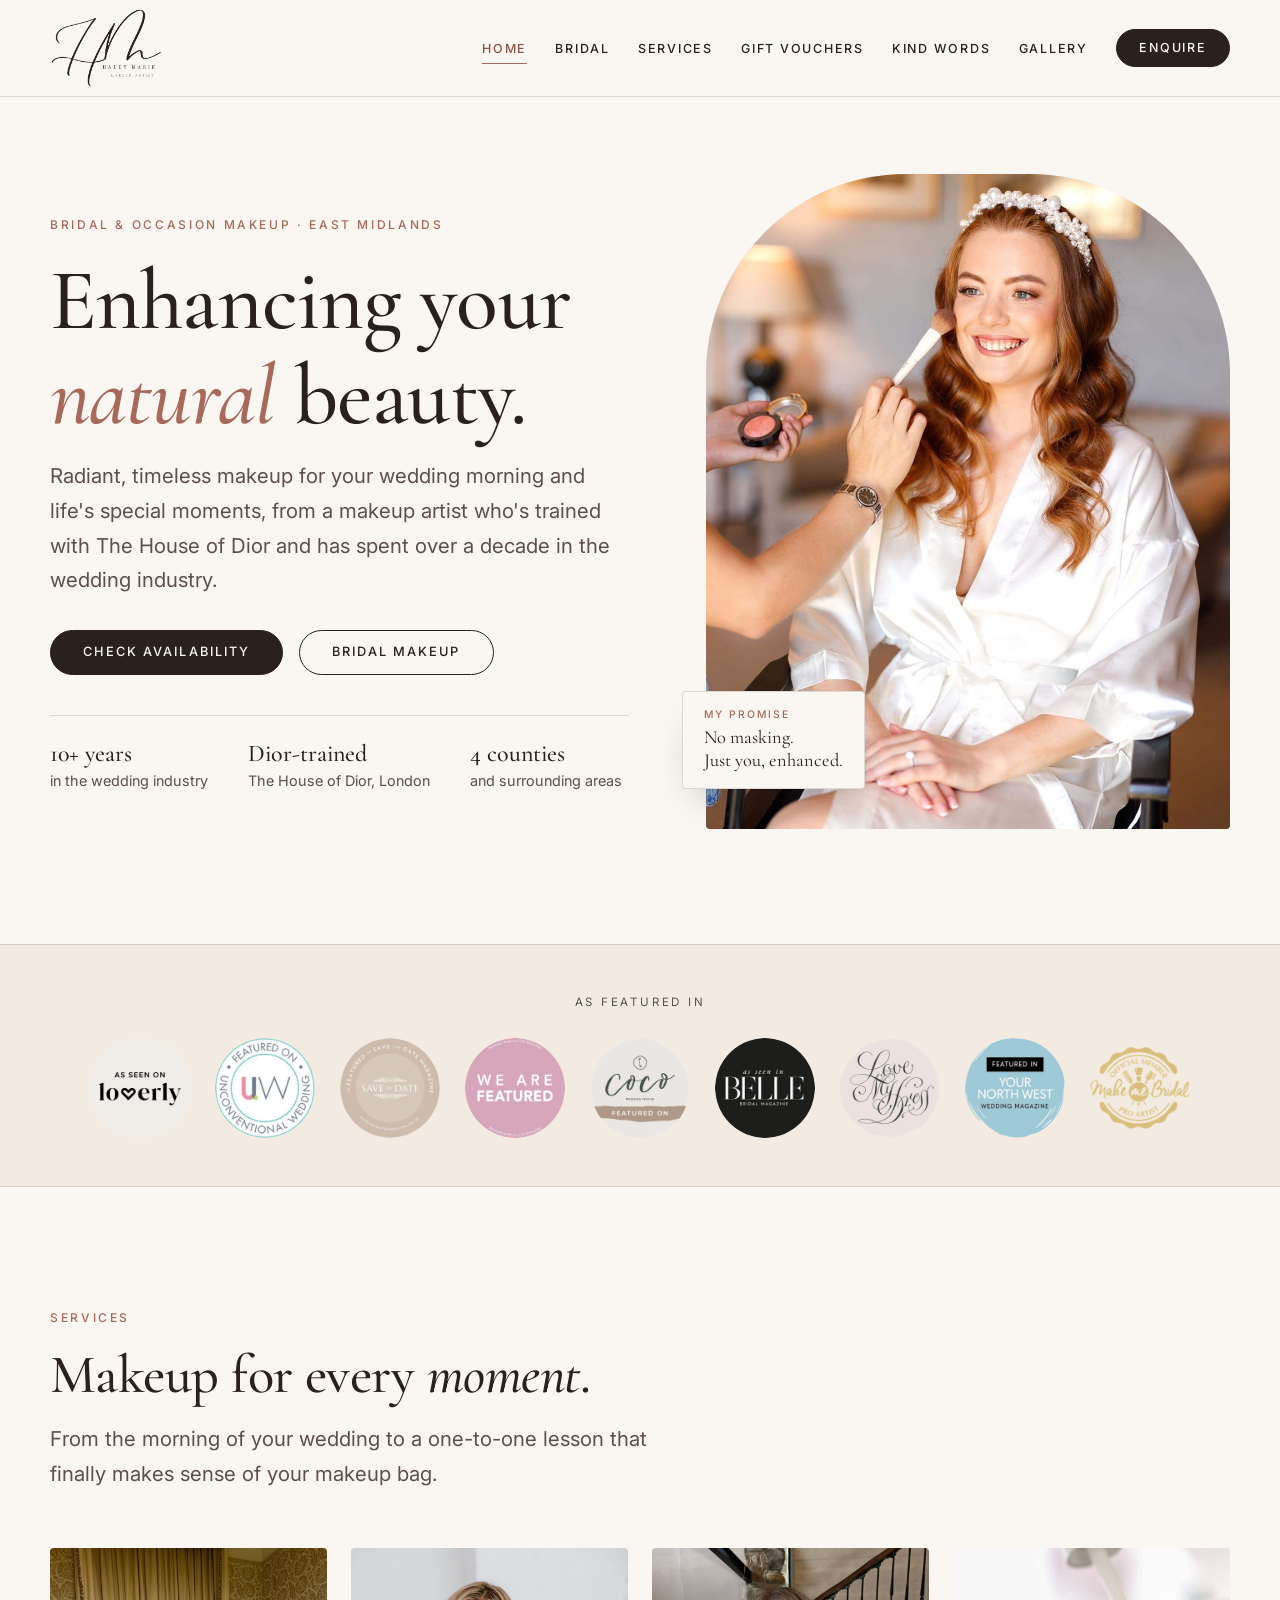
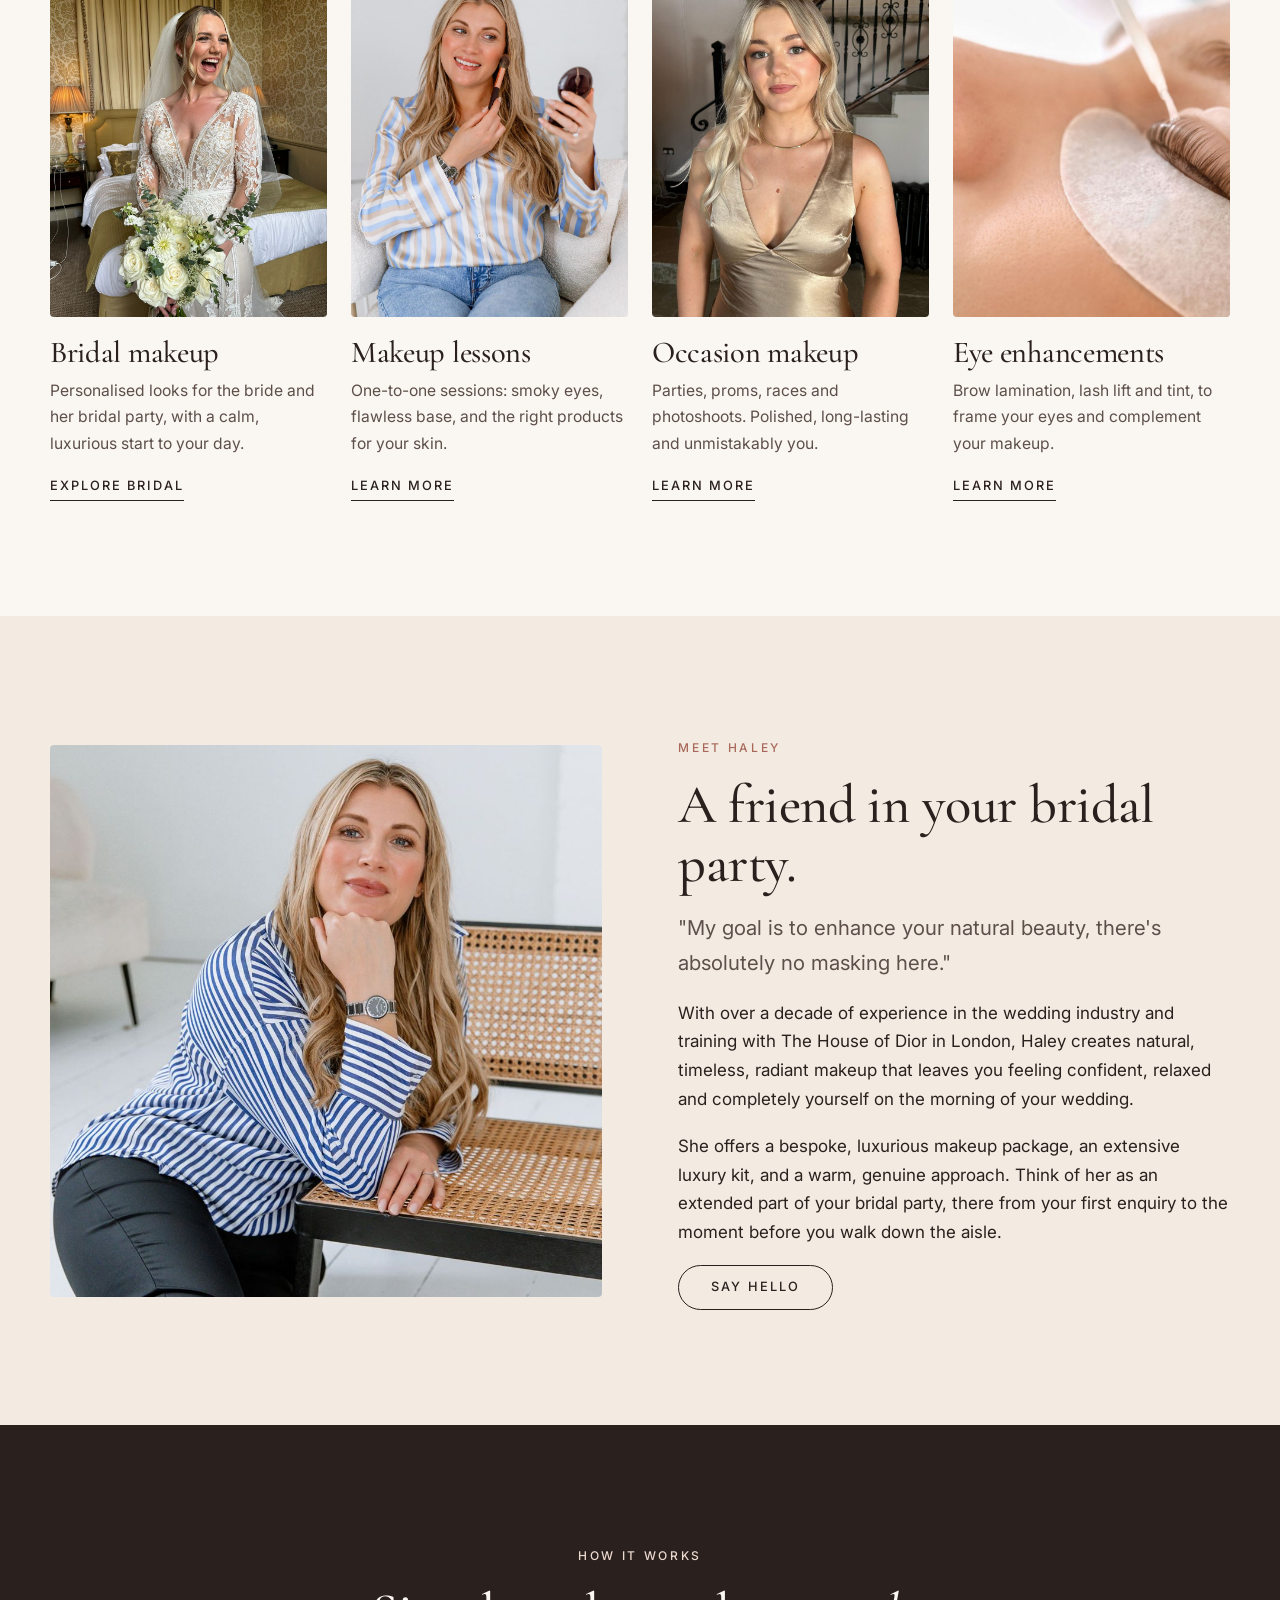
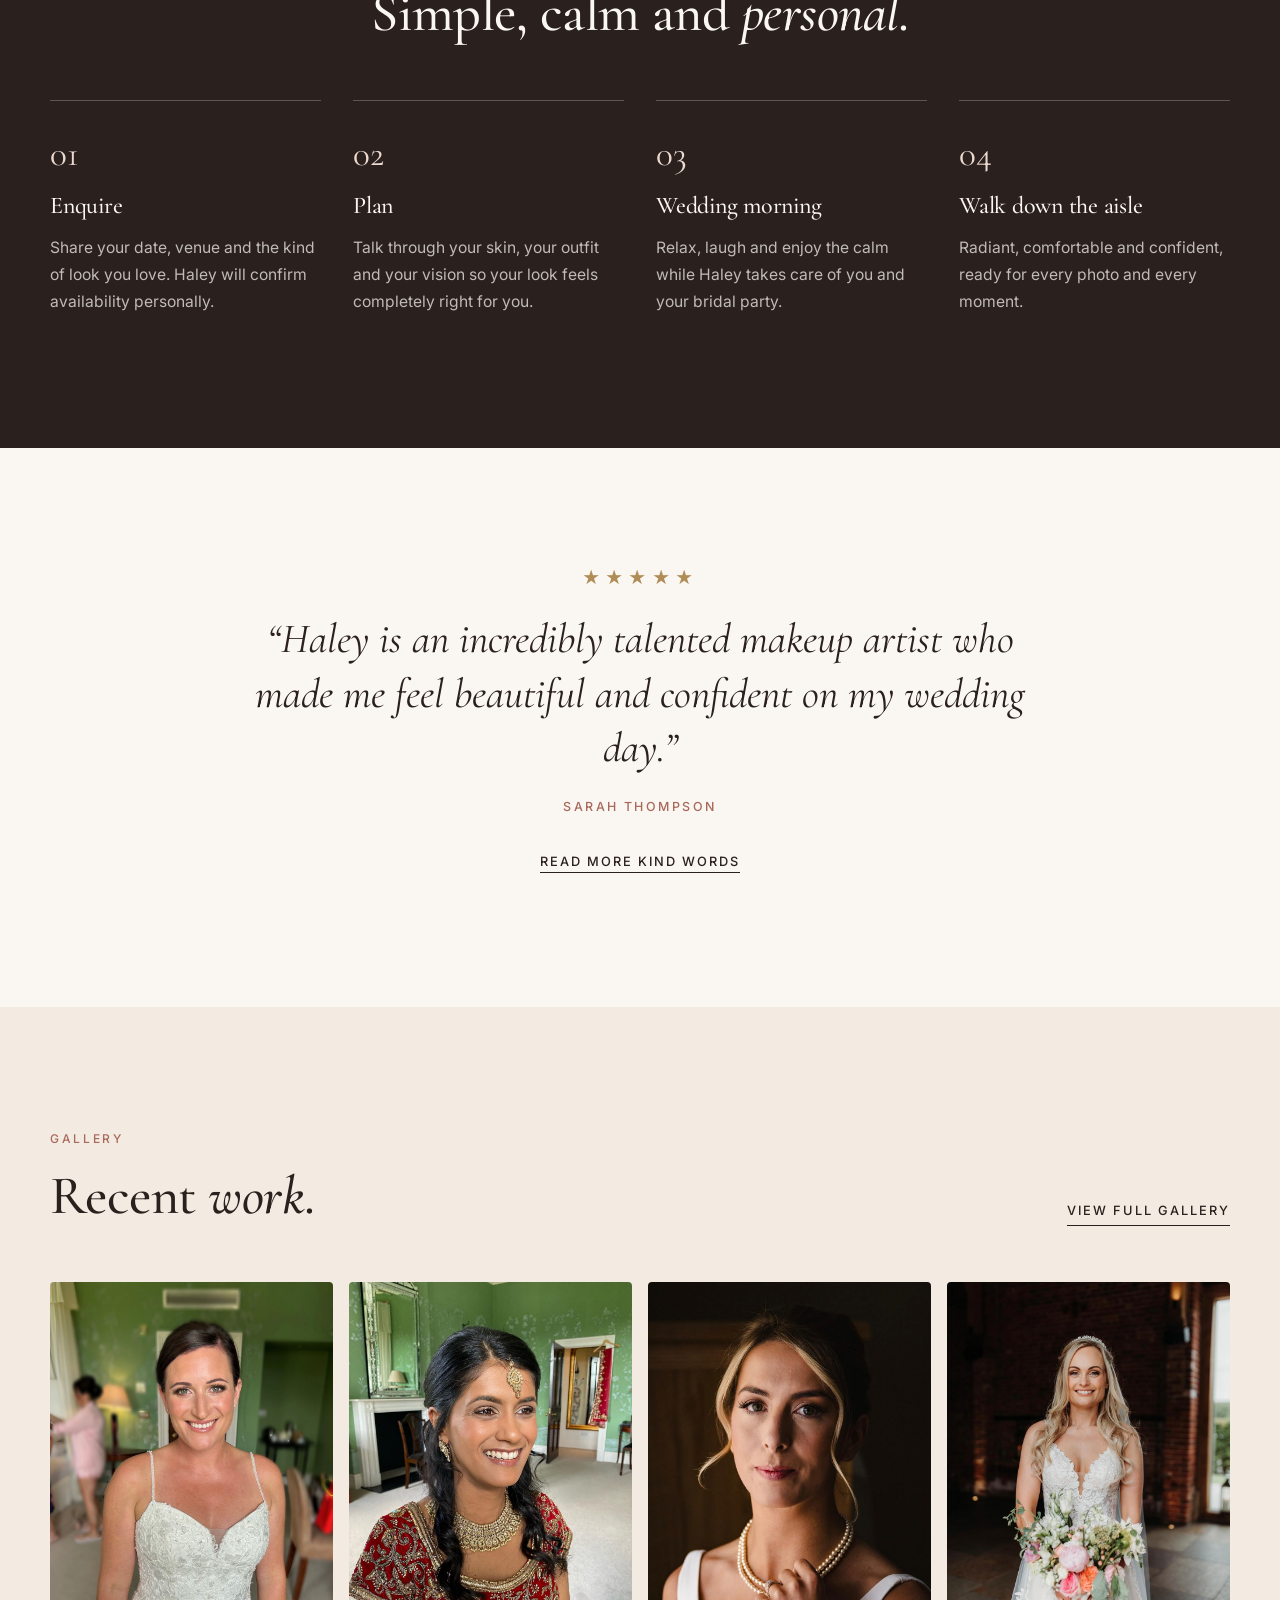
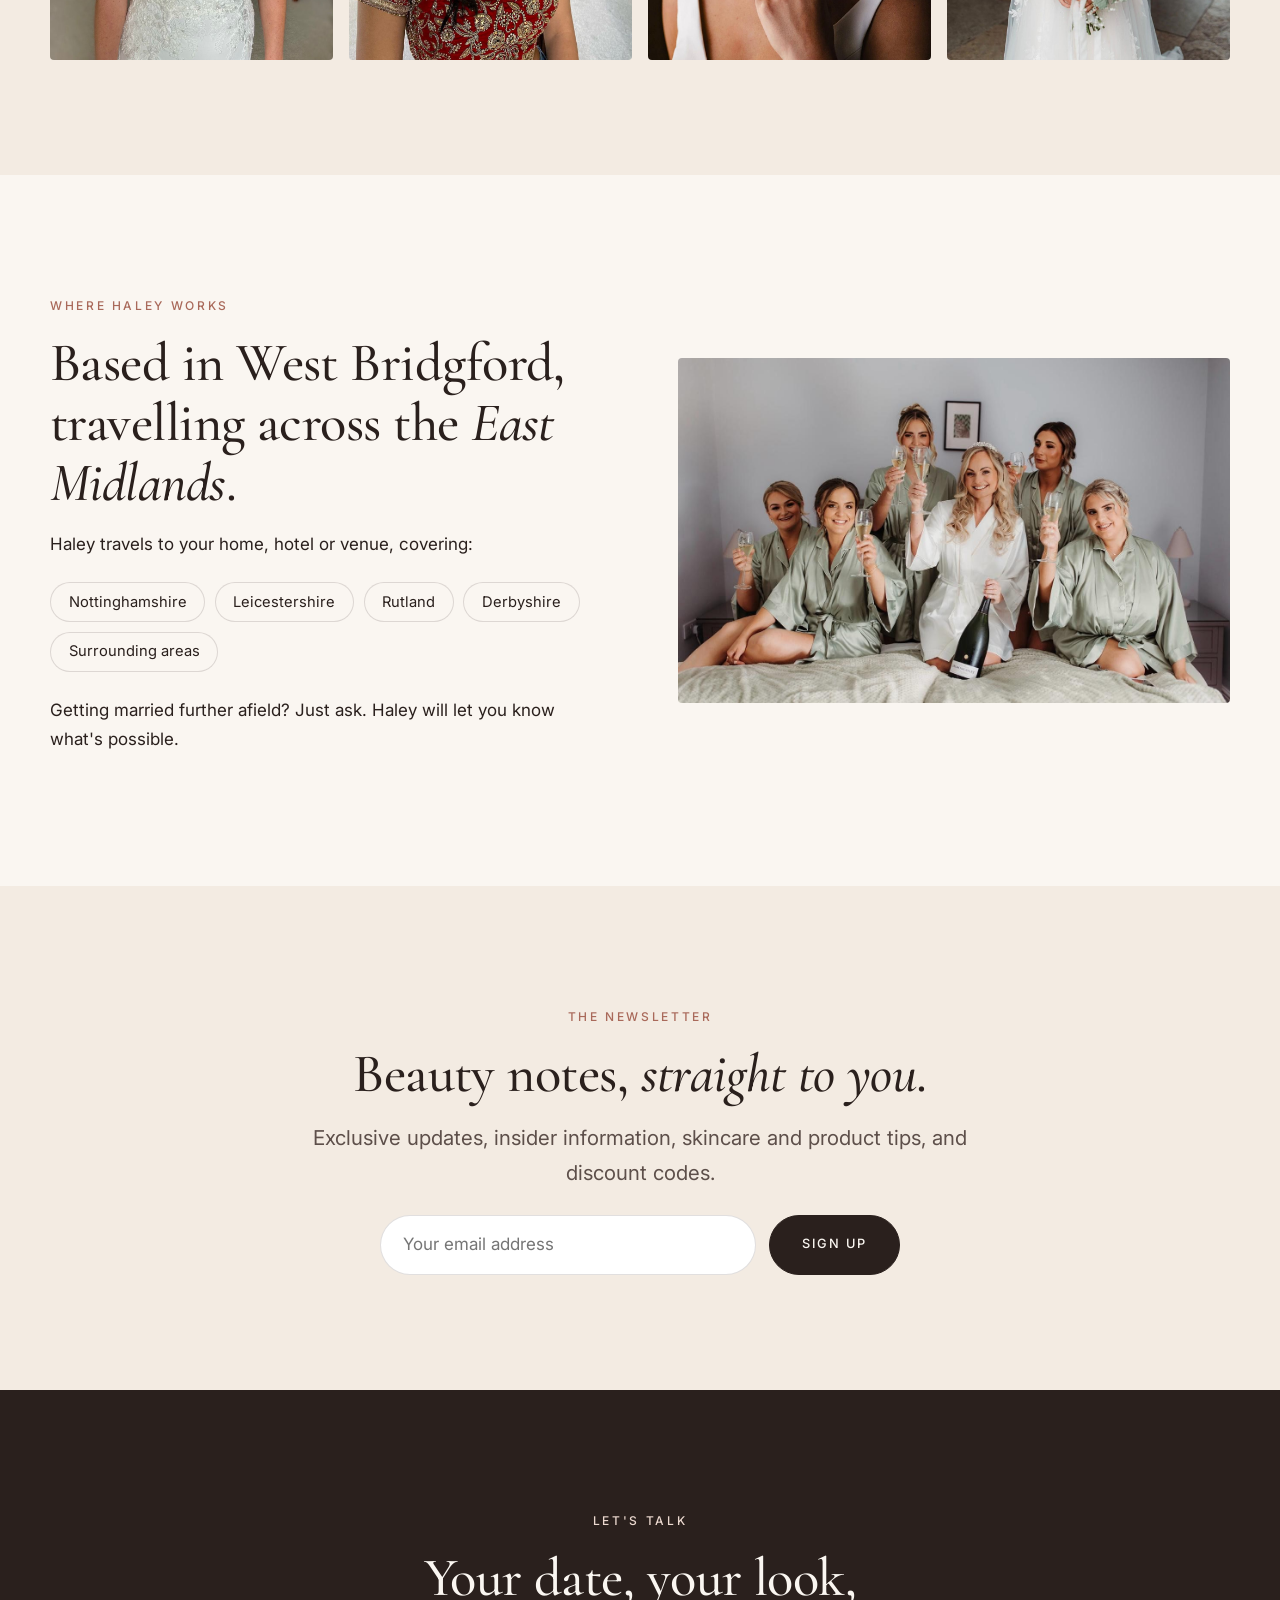
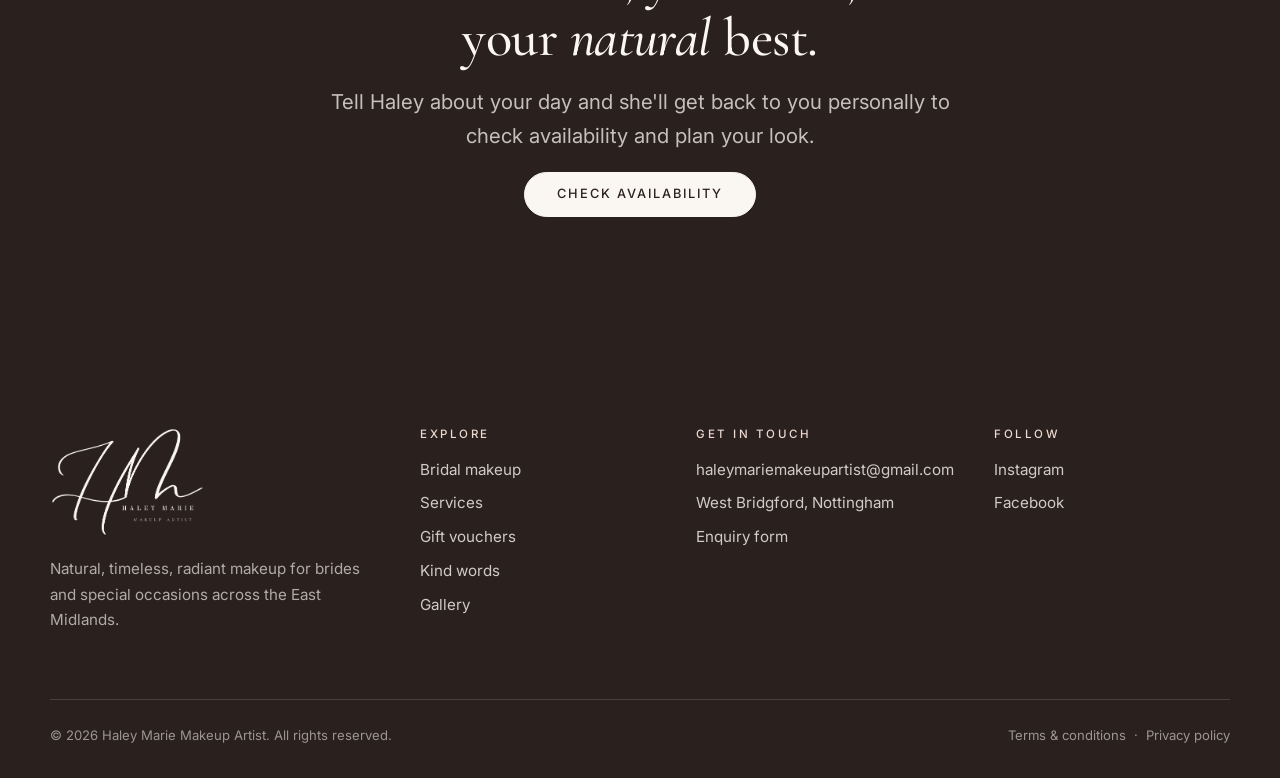
<file: index.html>
<!doctype html>
<html lang="en-GB" class="no-js">
<head>
<meta charset="utf-8">
<meta name="viewport" content="width=device-width, initial-scale=1">
<title>Haley Marie Makeup Artist | Bridal & Occasion Makeup, East Midlands</title>
<meta name="description" content="Natural, timeless bridal and occasion makeup, plus one-to-one makeup lessons, across Nottinghamshire, Leicestershire, Rutland and Derbyshire.">
<meta property="og:title" content="Haley Marie Makeup Artist | Bridal & Occasion Makeup, East Midlands">
<meta property="og:description" content="Natural, timeless bridal and occasion makeup, plus one-to-one makeup lessons, across Nottinghamshire, Leicestershire, Rutland and Derbyshire.">
<meta property="og:type" content="website">
<meta name="theme-color" content="#faf6f1">
<link rel="icon" href="images/favicon.png" type="image/png">
<link rel="preconnect" href="https://fonts.googleapis.com">
<link rel="preconnect" href="https://fonts.gstatic.com" crossorigin>
<link href="https://fonts.googleapis.com/css2?family=Cormorant+Garamond:ital,wght@0,400;0,500;0,600;1,400;1,500&family=Inter:wght@400;500&display=swap" rel="stylesheet">
<link rel="stylesheet" href="css/styles.css">
<script>document.documentElement.classList.remove('no-js')</script>
</head>
<body>
<a class="skip-link" href="#main">Skip to content</a>
<header class="site-header">
  <div class="container header-inner">
    <a class="logo" href="index.html" aria-label="Haley Marie Makeup Artist — home">
      <img src="images/logo.png" alt="Haley Marie Makeup Artist" width="395" height="280">
    </a>
    <button class="nav-toggle" aria-expanded="false" aria-controls="site-nav" aria-label="Menu"><span></span></button>
    <nav class="nav" id="site-nav" aria-label="Main">
      <ul>
          <li><a href="index.html" aria-current="page">Home</a></li>
          <li><a href="bridal.html">Bridal</a></li>
          <li><a href="services.html">Services</a></li>
          <li><a href="gift-vouchers.html">Gift Vouchers</a></li>
          <li><a href="kind-words.html">Kind Words</a></li>
          <li><a href="gallery.html">Gallery</a></li>
          <li><a class="btn" href="contact.html">Enquire</a></li>
      </ul>
    </nav>
  </div>
</header>
<main id="main">

<section class="hero">
  <div class="container hero__grid">
    <div>
      <span class="eyebrow">Bridal &amp; occasion makeup · East Midlands</span>
      <h1>Enhancing your <em>natural</em> beauty.</h1>
      <p class="lead">Radiant, timeless makeup for your wedding morning and life's special moments, from a makeup artist who's trained with The House of Dior and has spent over a decade in the wedding industry.</p>
      <div class="hero__actions">
        <a class="btn" href="contact.html">Check availability</a>
        <a class="btn btn--ghost" href="bridal.html">Bridal makeup</a>
      </div>
      <div class="hero__meta">
        <div><strong>10+ years</strong>in the wedding industry</div>
        <div><strong>Dior-trained</strong>The House of Dior, London</div>
        <div><strong>4 counties</strong>and surrounding areas</div>
      </div>
    </div>
    <div class="hero__visual">
      <div class="photo "><img src="images/bride-tiara-robe.jpg" alt="Bride in a white robe and flower tiara, smiling as her makeup is finished" width="934" height="1400" decoding="async"></div>
      <div class="hero__badge"><small>My promise</small>No masking.<br>Just you, enhanced.</div>
    </div>
  </div>
</section>

<section class="press" aria-label="As featured in">
  <div class="container">
    <p class="press__label">As featured in</p>
    <ul class="press__list">
      <li><a href="https://loverly.com/" target="_blank" rel="noopener" aria-label="Loverly (opens in a new tab)"><img src="images/press-loverly.webp" alt="Featured in Loverly" width="240" height="240" loading="lazy"></a></li>
      <li><a href="https://unconventionalwedding.co.uk/" target="_blank" rel="noopener" aria-label="Unconventional Wedding (opens in a new tab)"><img src="images/press-unconventional-wedding.webp" alt="Featured in Unconventional Wedding" width="240" height="240" loading="lazy"></a></li>
      <li><a href="https://www.savethedatemagazine.co.uk/" target="_blank" rel="noopener" aria-label="Save the Date Magazine (opens in a new tab)"><img src="images/press-save-the-date.webp" alt="Featured in Save the Date Magazine" width="240" height="240" loading="lazy"></a></li>
      <li><a href="https://bouquetandbells.com/magazine/" target="_blank" rel="noopener" aria-label="Bouquet & Bells (opens in a new tab)"><img src="images/press-bouquet-and-bells.webp" alt="Featured in Bouquet & Bells" width="240" height="240" loading="lazy"></a></li>
      <li><a href="https://cocoweddingvenues.co.uk/" target="_blank" rel="noopener" aria-label="Coco Wedding Venues (opens in a new tab)"><img src="images/press-coco-wedding-venues.webp" alt="Featured in Coco Wedding Venues" width="240" height="240" loading="lazy"></a></li>
      <li><a href="https://www.bellebridalmagazine.com/" target="_blank" rel="noopener" aria-label="Belle Bridal Magazine (opens in a new tab)"><img src="images/press-belle-bridal.webp" alt="Featured in Belle Bridal Magazine" width="240" height="240" loading="lazy"></a></li>
      <li><a href="https://www.lovemydress.net/" target="_blank" rel="noopener" aria-label="Love My Dress (opens in a new tab)"><img src="images/press-love-my-dress.webp" alt="Featured in Love My Dress" width="240" height="240" loading="lazy"></a></li>
      <li><a href="https://www.yournorthwest.wedding/" target="_blank" rel="noopener" aria-label="Your North West Wedding (opens in a new tab)"><img src="images/press-your-north-west-wedding.webp" alt="Featured in Your North West Wedding" width="240" height="240" loading="lazy"></a></li>
      <li><a href="https://makemebridal.co.uk/" target="_blank" rel="noopener" aria-label="Make Me Bridal Pro Artist (opens in a new tab)"><img src="images/press-make-me-bridal.webp" alt="Featured in Make Me Bridal Pro Artist" width="240" height="240" loading="lazy"></a></li>
    </ul>
  </div>
</section>

<section class="section">
  <div class="container">
    <div class="section-head reveal">
      <span class="eyebrow">Services</span>
      <h2>Makeup for every <em>moment</em>.</h2>
      <p class="lead">From the morning of your wedding to a one-to-one lesson that finally makes sense of your makeup bag.</p>
    </div>
    <div class="cards">
      <a class="card reveal" href="bridal.html"><div class="photo photo--tall"><img src="images/bride-laughing-bouquet.jpg" alt="Laughing bride holding a bouquet of white roses" width="1050" height="1400" loading="lazy" decoding="async"></div><h3>Bridal makeup</h3><p>Personalised looks for the bride and her bridal party, with a calm, luxurious start to your day.</p><span class="link-arrow">Explore bridal</span></a>
      <a class="card reveal" href="services.html#lessons"><div class="photo photo--tall"><img src="images/haley-compact.jpg" alt="Haley holding a blush compact, seated in a bright room" width="933" height="1400" loading="lazy" decoding="async"></div><h3>Makeup lessons</h3><p>One-to-one sessions: smoky eyes, flawless base, and the right products for your skin.</p><span class="link-arrow">Learn more</span></a>
      <a class="card reveal" href="services.html#occasion"><div class="photo photo--tall"><img src="images/guest-gold-dress.jpg" alt="Guest with soft waves wearing a gold satin dress" width="948" height="1400" loading="lazy" decoding="async"></div><h3>Occasion makeup</h3><p>Parties, proms, races and photoshoots. Polished, long-lasting and unmistakably you.</p><span class="link-arrow">Learn more</span></a>
      <a class="card reveal" href="services.html#eyes"><div class="photo photo--tall"><img src="images/lash-lift.jpg" alt="Lash lift treatment being applied" width="1400" height="933" loading="lazy" decoding="async" style="object-position:35% 50%"></div><h3>Eye enhancements</h3><p>Brow lamination, lash lift and tint, to frame your eyes and complement your makeup.</p><span class="link-arrow">Learn more</span></a>
    </div>
  </div>
</section>

<section class="section section--cream">
  <div class="container split">
    <div class="reveal"><div class="photo photo--square"><img src="images/haley-portrait.jpg" alt="Haley sitting beside her makeup brushes" width="933" height="1400" loading="lazy" decoding="async"></div></div>
    <div class="reveal">
      <span class="eyebrow">Meet Haley</span>
      <h2>A friend in your bridal party.</h2>
      <p class="lead">"My goal is to enhance your natural beauty, there's absolutely no masking here."</p>
      <p>With over a decade of experience in the wedding industry and training with The House of Dior in London, Haley creates natural, timeless, radiant makeup that leaves you feeling confident, relaxed and completely yourself on the morning of your wedding.</p>
      <p>She offers a bespoke, luxurious makeup package, an extensive luxury kit, and a warm, genuine approach. Think of her as an extended part of your bridal party, there from your first enquiry to the moment before you walk down the aisle.</p>
      <a class="btn btn--ghost" href="contact.html">Say hello</a>
    </div>
  </div>
</section>

<section class="section section--dark">
  <div class="container">
    <div class="section-head center reveal">
      <span class="eyebrow">How it works</span>
      <h2>Simple, calm and <em>personal</em>.</h2>
    </div>
    <div class="steps">
      <div class="step reveal"><h3>Enquire</h3><p>Share your date, venue and the kind of look you love. Haley will confirm availability personally.</p></div>
      <div class="step reveal"><h3>Plan</h3><p>Talk through your skin, your outfit and your vision so your look feels completely right for you.</p></div>
      <div class="step reveal"><h3>Wedding morning</h3><p>Relax, laugh and enjoy the calm while Haley takes care of you and your bridal party.</p></div>
      <div class="step reveal"><h3>Walk down the aisle</h3><p>Radiant, comfortable and confident, ready for every photo and every moment.</p></div>
    </div>
  </div>
</section>

<section class="section">
  <div class="container quote reveal">
    <div class="stars" aria-label="Five stars">★★★★★</div>
    <blockquote>“Haley is an incredibly talented makeup artist who made me feel beautiful and confident on my wedding day.”</blockquote>
    <cite>Sarah Thompson</cite>
    <p style="margin-top:2rem"><a class="link-arrow" href="kind-words.html">Read more kind words</a></p>
  </div>
</section>

<section class="section section--cream">
  <div class="container">
    <div class="section-head reveal" style="display:flex;justify-content:space-between;align-items:end;gap:1rem;flex-wrap:wrap;max-width:none">
      <div><span class="eyebrow">Gallery</span><h2 style="margin:0">Recent <em>work</em>.</h2></div>
      <a class="link-arrow" href="gallery.html">View full gallery</a>
    </div>
    <div class="gallery-teaser reveal">
      <div class="photo photo--tall"><img src="images/bride-lace-smile.jpg" alt="Smiling bride in a lace wedding dress, ready for her ceremony" width="980" height="1400" loading="lazy" decoding="async"></div><div class="photo photo--tall"><img src="images/bride-red-gold.jpg" alt="Bride in a red and gold outfit with natural, radiant makeup" width="1120" height="1400" loading="lazy" decoding="async"></div><div class="photo photo--tall"><img src="images/bride-pearls-portrait.jpg" alt="Bride wearing pearls with soft, glowing makeup" width="1001" height="1400" loading="lazy" decoding="async"></div><div class="photo photo--tall"><img src="images/bride-barn-bouquet.jpg" alt="Bride holding a pastel bouquet at a barn venue" width="970" height="1400" loading="lazy" decoding="async"></div>
    </div>
  </div>
</section>

<section class="section">
  <div class="container split">
    <div class="reveal">
      <span class="eyebrow">Where Haley works</span>
      <h2>Based in West Bridgford, travelling across the <em>East Midlands</em>.</h2>
      <p>Haley travels to your home, hotel or venue, covering:</p>
      <ul class="areas"><li>Nottinghamshire</li><li>Leicestershire</li><li>Rutland</li><li>Derbyshire</li><li>Surrounding areas</li></ul>
      <p>Getting married further afield? Just ask. Haley will let you know what's possible.</p>
    </div>
    <div class="reveal"><div class="photo photo--wide"><img src="images/bridal-party-robes.jpg" alt="Bridal party in green robes toasting with champagne" width="1284" height="847" loading="lazy" decoding="async"></div></div>
  </div>
</section>

<section class="section section--cream">
  <div class="container center reveal">
    <span class="eyebrow">The newsletter</span>
    <h2>Beauty notes, <em>straight to you</em>.</h2>
    <p class="lead" style="max-width:52ch;margin-inline:auto">Exclusive updates, insider information, skincare and product tips, and discount codes.</p>
    <form class="newsletter" data-mailto="haleymariemakeupartist@gmail.com" data-subject="Newsletter sign-up">
      <label for="nl-email" class="hp" style="position:absolute;left:-9999px">Email address</label>
      <input id="nl-email" type="email" name="Newsletter sign-up email" placeholder="Your email address" required autocomplete="email">
      <button class="btn" type="submit">Sign up</button>
    </form>
  </div>
</section>

<section class="section section--dark cta">
  <div class="container reveal">
    <span class="eyebrow">Let's talk</span>
    <h2>Your date, your look, your <em>natural</em> best.</h2>
    <p class="lead">Tell Haley about your day and she'll get back to you personally to check availability and plan your look.</p>
    <p><a class="btn btn--light" href="contact.html">Check availability</a></p>
  </div>
</section>

</main>
<footer class="site-footer">
  <div class="container">
    <div class="footer-grid">
      <div class="footer-brand">
        <a class="logo" href="index.html" aria-label="Haley Marie Makeup Artist — home"><img src="images/logo-light.png" alt="Haley Marie Makeup Artist" width="395" height="280" loading="lazy"></a>
        <p>Natural, timeless, radiant makeup for brides and special occasions across the East Midlands.</p>
      </div>
      <div>
        <h4>Explore</h4>
        <ul>
          <li><a href="bridal.html">Bridal makeup</a></li>
          <li><a href="services.html">Services</a></li>
          <li><a href="gift-vouchers.html">Gift vouchers</a></li>
          <li><a href="kind-words.html">Kind words</a></li>
          <li><a href="gallery.html">Gallery</a></li>
        </ul>
      </div>
      <div>
        <h4>Get in touch</h4>
        <ul>
          <li><a href="mailto:haleymariemakeupartist@gmail.com">haleymariemakeupartist@gmail.com</a></li>
          <li>West Bridgford, Nottingham</li>
          <li><a href="contact.html">Enquiry form</a></li>
        </ul>
      </div>
      <div>
        <h4>Follow</h4>
        <ul>
          <li><a href="https://www.instagram.com/haleymarie_mua" rel="noopener" target="_blank">Instagram</a></li>
          <li><a href="https://www.facebook.com/haleymariemua" rel="noopener" target="_blank">Facebook</a></li>
        </ul>
      </div>
    </div>
    <div class="footer-bottom">
      <span>&copy; 2026 Haley Marie Makeup Artist. All rights reserved.</span>
      <span><a href="terms.html">Terms &amp; conditions</a> &nbsp;·&nbsp; <a href="privacy.html">Privacy policy</a></span>
    </div>
  </div>
</footer>
<script src="js/main.js"></script>
</body>
</html>
</file>
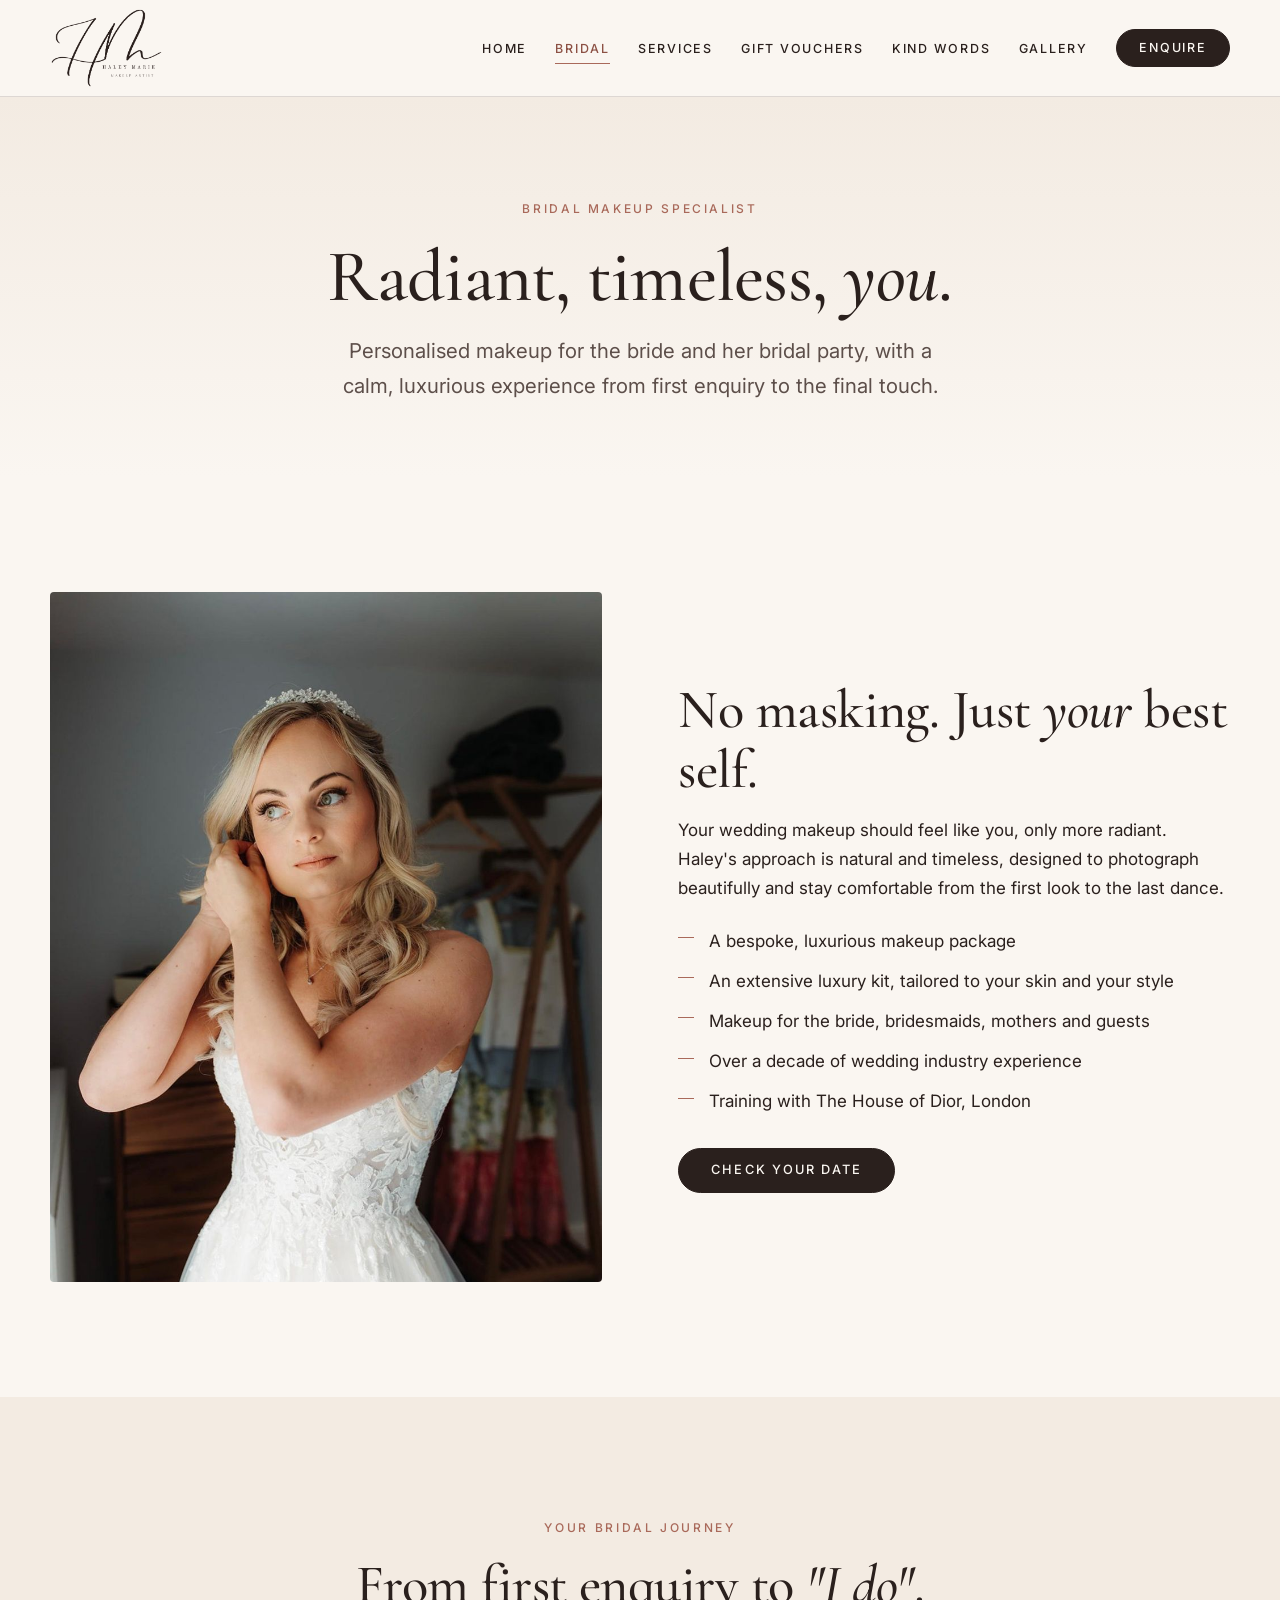
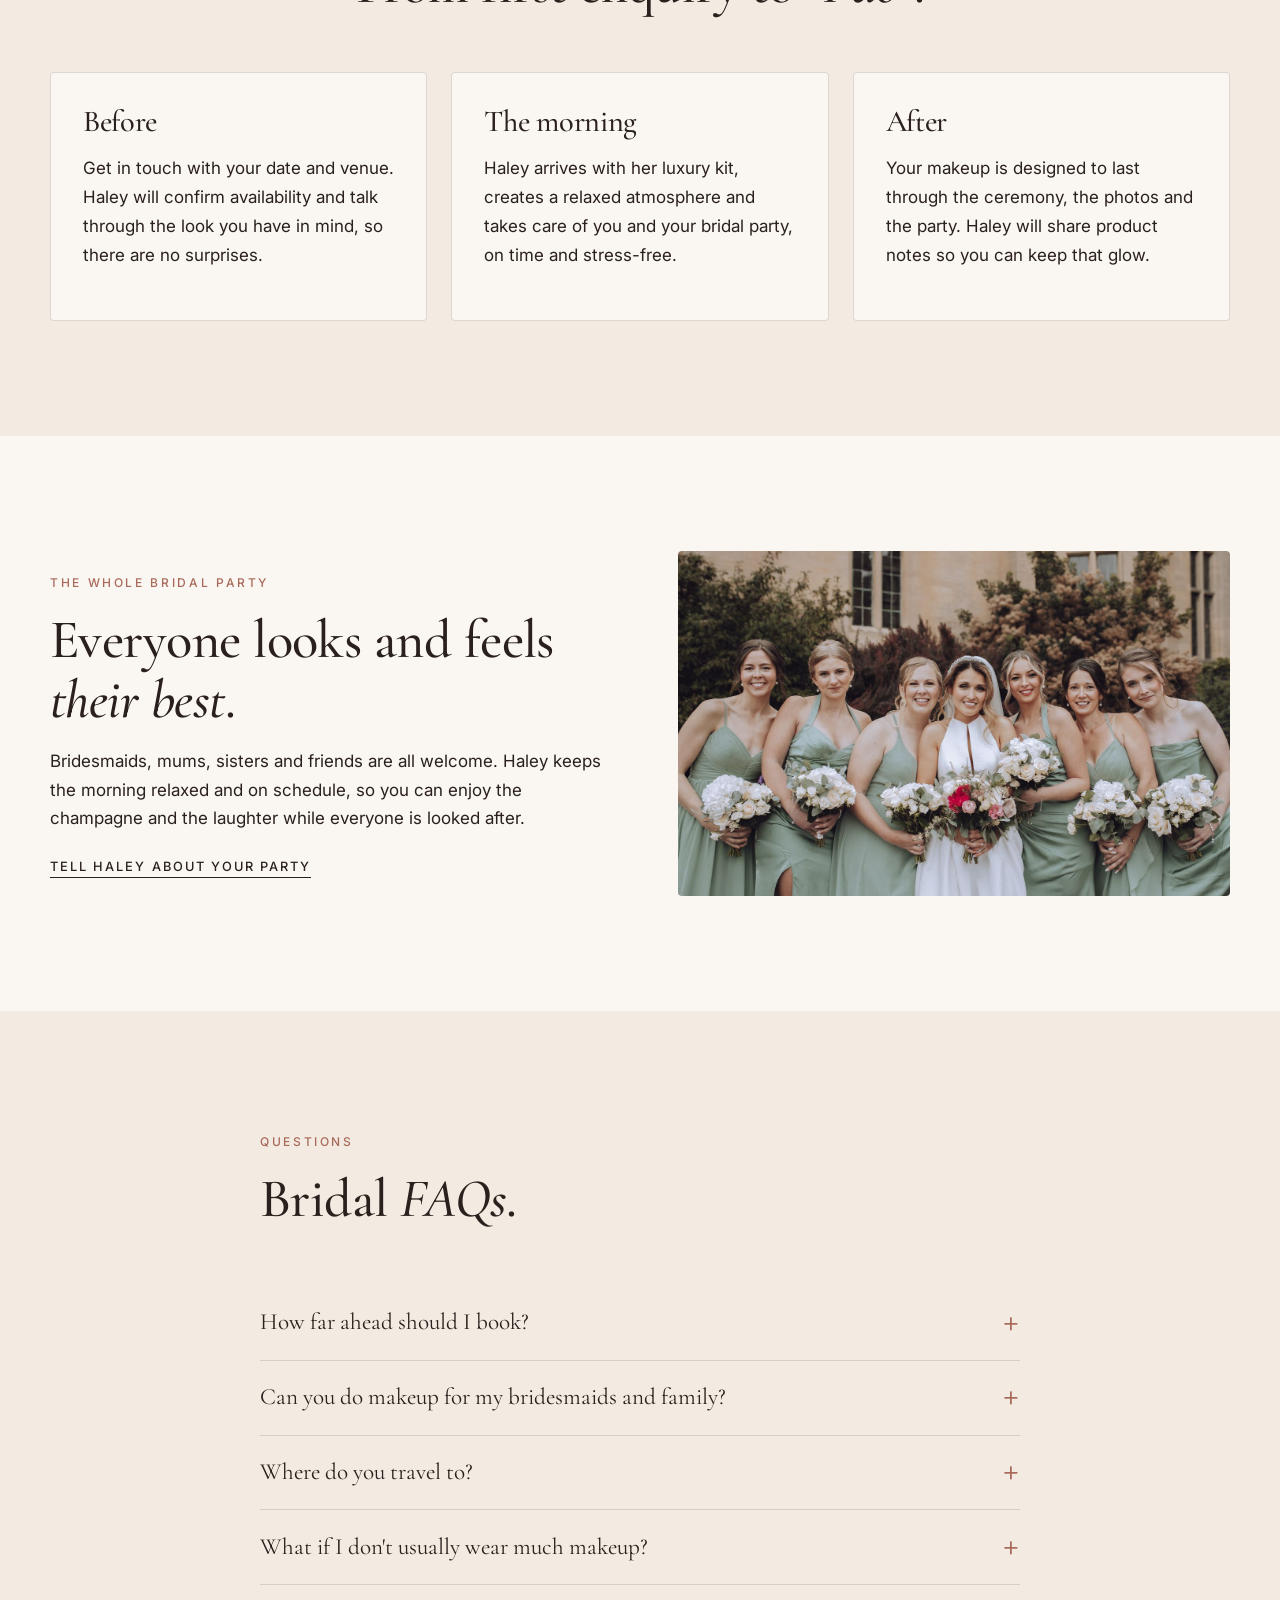
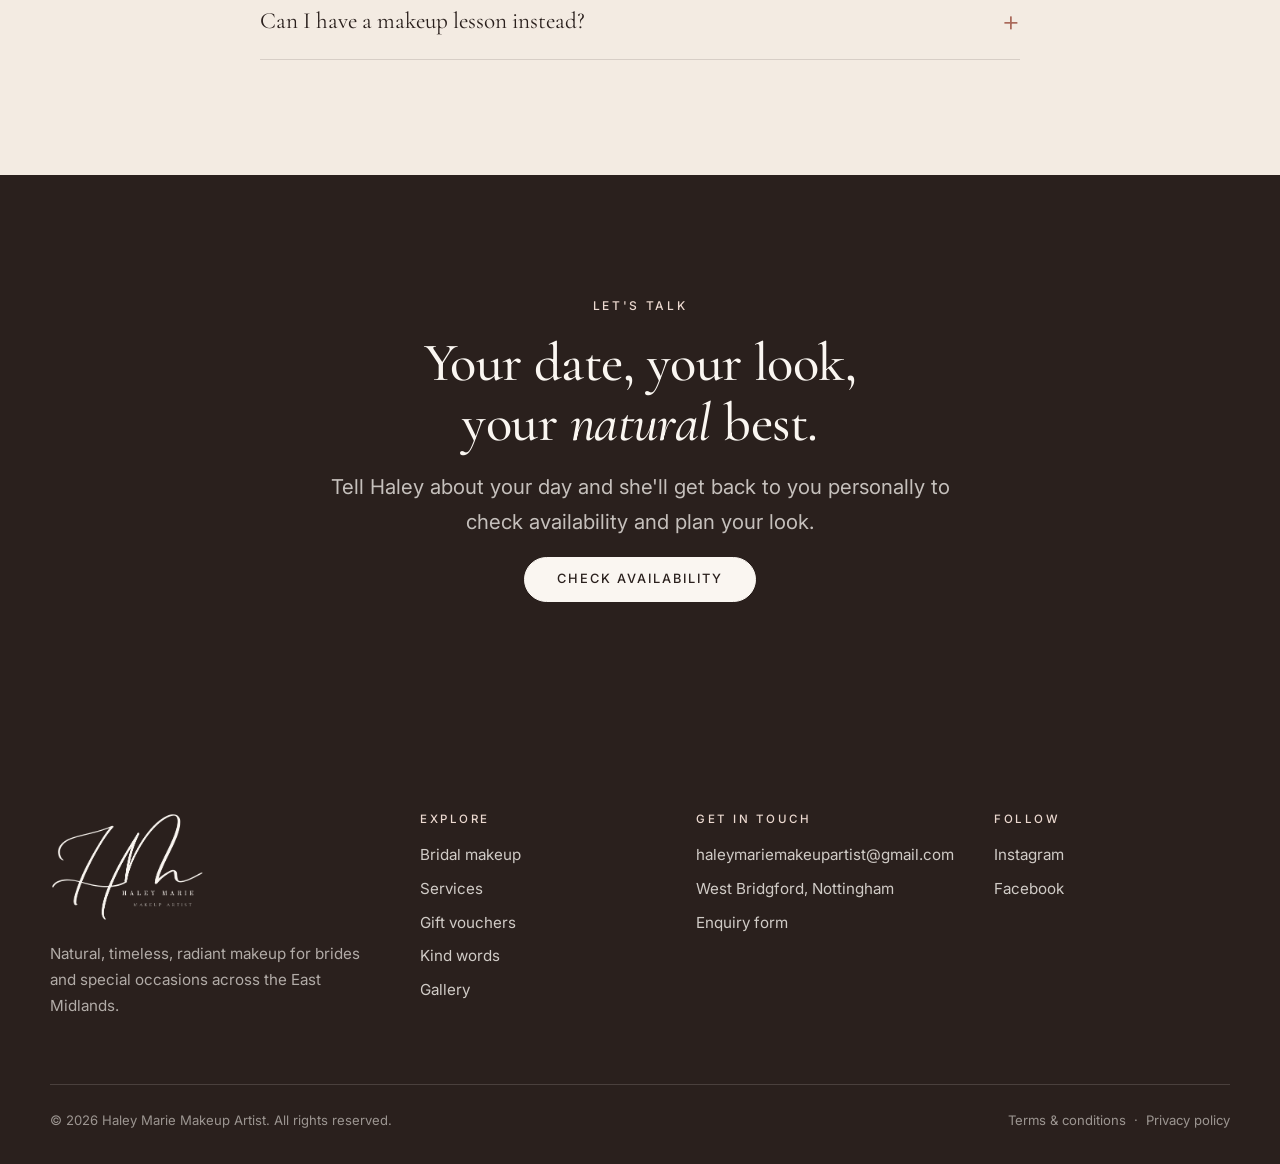
<file: bridal.html>
<!doctype html>
<html lang="en-GB" class="no-js">
<head>
<meta charset="utf-8">
<meta name="viewport" content="width=device-width, initial-scale=1">
<title>Bridal Makeup Artist, East Midlands | Haley Marie</title>
<meta name="description" content="Natural, timeless bridal makeup for the bride and bridal party across Nottinghamshire, Leicestershire, Rutland and Derbyshire.">
<meta property="og:title" content="Bridal Makeup Artist, East Midlands | Haley Marie">
<meta property="og:description" content="Natural, timeless bridal makeup for the bride and bridal party across Nottinghamshire, Leicestershire, Rutland and Derbyshire.">
<meta property="og:type" content="website">
<meta name="theme-color" content="#faf6f1">
<link rel="icon" href="images/favicon.png" type="image/png">
<link rel="preconnect" href="https://fonts.googleapis.com">
<link rel="preconnect" href="https://fonts.gstatic.com" crossorigin>
<link href="https://fonts.googleapis.com/css2?family=Cormorant+Garamond:ital,wght@0,400;0,500;0,600;1,400;1,500&family=Inter:wght@400;500&display=swap" rel="stylesheet">
<link rel="stylesheet" href="css/styles.css">
<script>document.documentElement.classList.remove('no-js')</script>
</head>
<body>
<a class="skip-link" href="#main">Skip to content</a>
<header class="site-header">
  <div class="container header-inner">
    <a class="logo" href="index.html" aria-label="Haley Marie Makeup Artist — home">
      <img src="images/logo.png" alt="Haley Marie Makeup Artist" width="395" height="280">
    </a>
    <button class="nav-toggle" aria-expanded="false" aria-controls="site-nav" aria-label="Menu"><span></span></button>
    <nav class="nav" id="site-nav" aria-label="Main">
      <ul>
          <li><a href="index.html">Home</a></li>
          <li><a href="bridal.html" aria-current="page">Bridal</a></li>
          <li><a href="services.html">Services</a></li>
          <li><a href="gift-vouchers.html">Gift Vouchers</a></li>
          <li><a href="kind-words.html">Kind Words</a></li>
          <li><a href="gallery.html">Gallery</a></li>
          <li><a class="btn" href="contact.html">Enquire</a></li>
      </ul>
    </nav>
  </div>
</header>
<main id="main">

<section class="page-hero">
  <div class="container narrow reveal">
    <span class="eyebrow">Bridal makeup specialist</span>
    <h1>Radiant, timeless, <em>you</em>.</h1>
    <p class="lead">Personalised makeup for the bride and her bridal party, with a calm, luxurious experience from first enquiry to the final touch.</p>
  </div>
</section>

<section class="section">
  <div class="container split">
    <div class="reveal"><div class="photo "><img src="images/bride-earring.jpg" alt="Bride adjusting her earring in a lace wedding dress" width="973" height="1400" loading="lazy" decoding="async"></div></div>
    <div class="reveal">
      <h2>No masking. Just <em>your</em> best self.</h2>
      <p>Your wedding makeup should feel like you, only more radiant. Haley's approach is natural and timeless, designed to photograph beautifully and stay comfortable from the first look to the last dance.</p>
      <ul class="ticks">
        <li>A bespoke, luxurious makeup package</li>
        <li>An extensive luxury kit, tailored to your skin and your style</li>
        <li>Makeup for the bride, bridesmaids, mothers and guests</li>
        <li>Over a decade of wedding industry experience</li>
        <li>Training with The House of Dior, London</li>
      </ul>
      <a class="btn" href="contact.html">Check your date</a>
    </div>
  </div>
</section>

<section class="section section--cream">
  <div class="container">
    <div class="section-head center reveal">
      <span class="eyebrow">Your bridal journey</span>
      <h2>From first enquiry to <em>"I do"</em>.</h2>
    </div>
    <div class="testimonials">
      <div class="testimonial reveal"><h3>Before</h3><p>Get in touch with your date and venue. Haley will confirm availability and talk through the look you have in mind, so there are no surprises.</p></div>
      <div class="testimonial reveal"><h3>The morning</h3><p>Haley arrives with her luxury kit, creates a relaxed atmosphere and takes care of you and your bridal party, on time and stress-free.</p></div>
      <div class="testimonial reveal"><h3>After</h3><p>Your makeup is designed to last through the ceremony, the photos and the party. Haley will share product notes so you can keep that glow.</p></div>
    </div>
  </div>
</section>

<section class="section">
  <div class="container split">
    <div class="reveal">
      <span class="eyebrow">The whole bridal party</span>
      <h2>Everyone looks and feels <em>their best</em>.</h2>
      <p>Bridesmaids, mums, sisters and friends are all welcome. Haley keeps the morning relaxed and on schedule, so you can enjoy the champagne and the laughter while everyone is looked after.</p>
      <a class="link-arrow" href="contact.html">Tell Haley about your party</a>
    </div>
    <div class="reveal"><div class="photo photo--wide"><img src="images/bridesmaids-sage.jpg" alt="Bride with her bridesmaids in sage green dresses, holding bouquets" width="1400" height="933" loading="lazy" decoding="async"></div></div>
  </div>
</section>

<section class="section section--cream">
  <div class="narrow">
    <div class="section-head reveal"><span class="eyebrow">Questions</span><h2>Bridal <em>FAQs</em>.</h2></div>
    <div class="faq reveal">
      <details><summary>How far ahead should I book?</summary><p>Wedding dates are popular, so the sooner you enquire the better. Get in touch with your date and venue and Haley will let you know if she's available.</p></details>
      <details><summary>Can you do makeup for my bridesmaids and family?</summary><p>Yes. Haley offers makeup for the whole bridal party. Let her know how many people you'd like looked after and she'll plan the morning around your schedule.</p></details>
      <details><summary>Where do you travel to?</summary><p>Haley is based in West Bridgford, Nottingham and covers Nottinghamshire, Leicestershire, Rutland, Derbyshire and surrounding areas.</p></details>
      <details><summary>What if I don't usually wear much makeup?</summary><p>That's absolutely fine. Haley's style is all about enhancing your natural beauty, never masking it. Your look will feel like you.</p></details>
      <details><summary>Can I have a makeup lesson instead?</summary><p>Of course. One-to-one lessons are available for brides who'd like to learn how to recreate a look themselves. <a href="services.html#lessons">See makeup lessons</a>.</p></details>
    </div>
  </div>
</section>

<section class="section section--dark cta">
  <div class="container reveal">
    <span class="eyebrow">Let's talk</span>
    <h2>Your date, your look, your <em>natural</em> best.</h2>
    <p class="lead">Tell Haley about your day and she'll get back to you personally to check availability and plan your look.</p>
    <p><a class="btn btn--light" href="contact.html">Check availability</a></p>
  </div>
</section>

</main>
<footer class="site-footer">
  <div class="container">
    <div class="footer-grid">
      <div class="footer-brand">
        <a class="logo" href="index.html" aria-label="Haley Marie Makeup Artist — home"><img src="images/logo-light.png" alt="Haley Marie Makeup Artist" width="395" height="280" loading="lazy"></a>
        <p>Natural, timeless, radiant makeup for brides and special occasions across the East Midlands.</p>
      </div>
      <div>
        <h4>Explore</h4>
        <ul>
          <li><a href="bridal.html">Bridal makeup</a></li>
          <li><a href="services.html">Services</a></li>
          <li><a href="gift-vouchers.html">Gift vouchers</a></li>
          <li><a href="kind-words.html">Kind words</a></li>
          <li><a href="gallery.html">Gallery</a></li>
        </ul>
      </div>
      <div>
        <h4>Get in touch</h4>
        <ul>
          <li><a href="mailto:haleymariemakeupartist@gmail.com">haleymariemakeupartist@gmail.com</a></li>
          <li>West Bridgford, Nottingham</li>
          <li><a href="contact.html">Enquiry form</a></li>
        </ul>
      </div>
      <div>
        <h4>Follow</h4>
        <ul>
          <li><a href="https://www.instagram.com/haleymarie_mua" rel="noopener" target="_blank">Instagram</a></li>
          <li><a href="https://www.facebook.com/haleymariemua" rel="noopener" target="_blank">Facebook</a></li>
        </ul>
      </div>
    </div>
    <div class="footer-bottom">
      <span>&copy; 2026 Haley Marie Makeup Artist. All rights reserved.</span>
      <span><a href="terms.html">Terms &amp; conditions</a> &nbsp;·&nbsp; <a href="privacy.html">Privacy policy</a></span>
    </div>
  </div>
</footer>
<script src="js/main.js"></script>
</body>
</html>
</file>
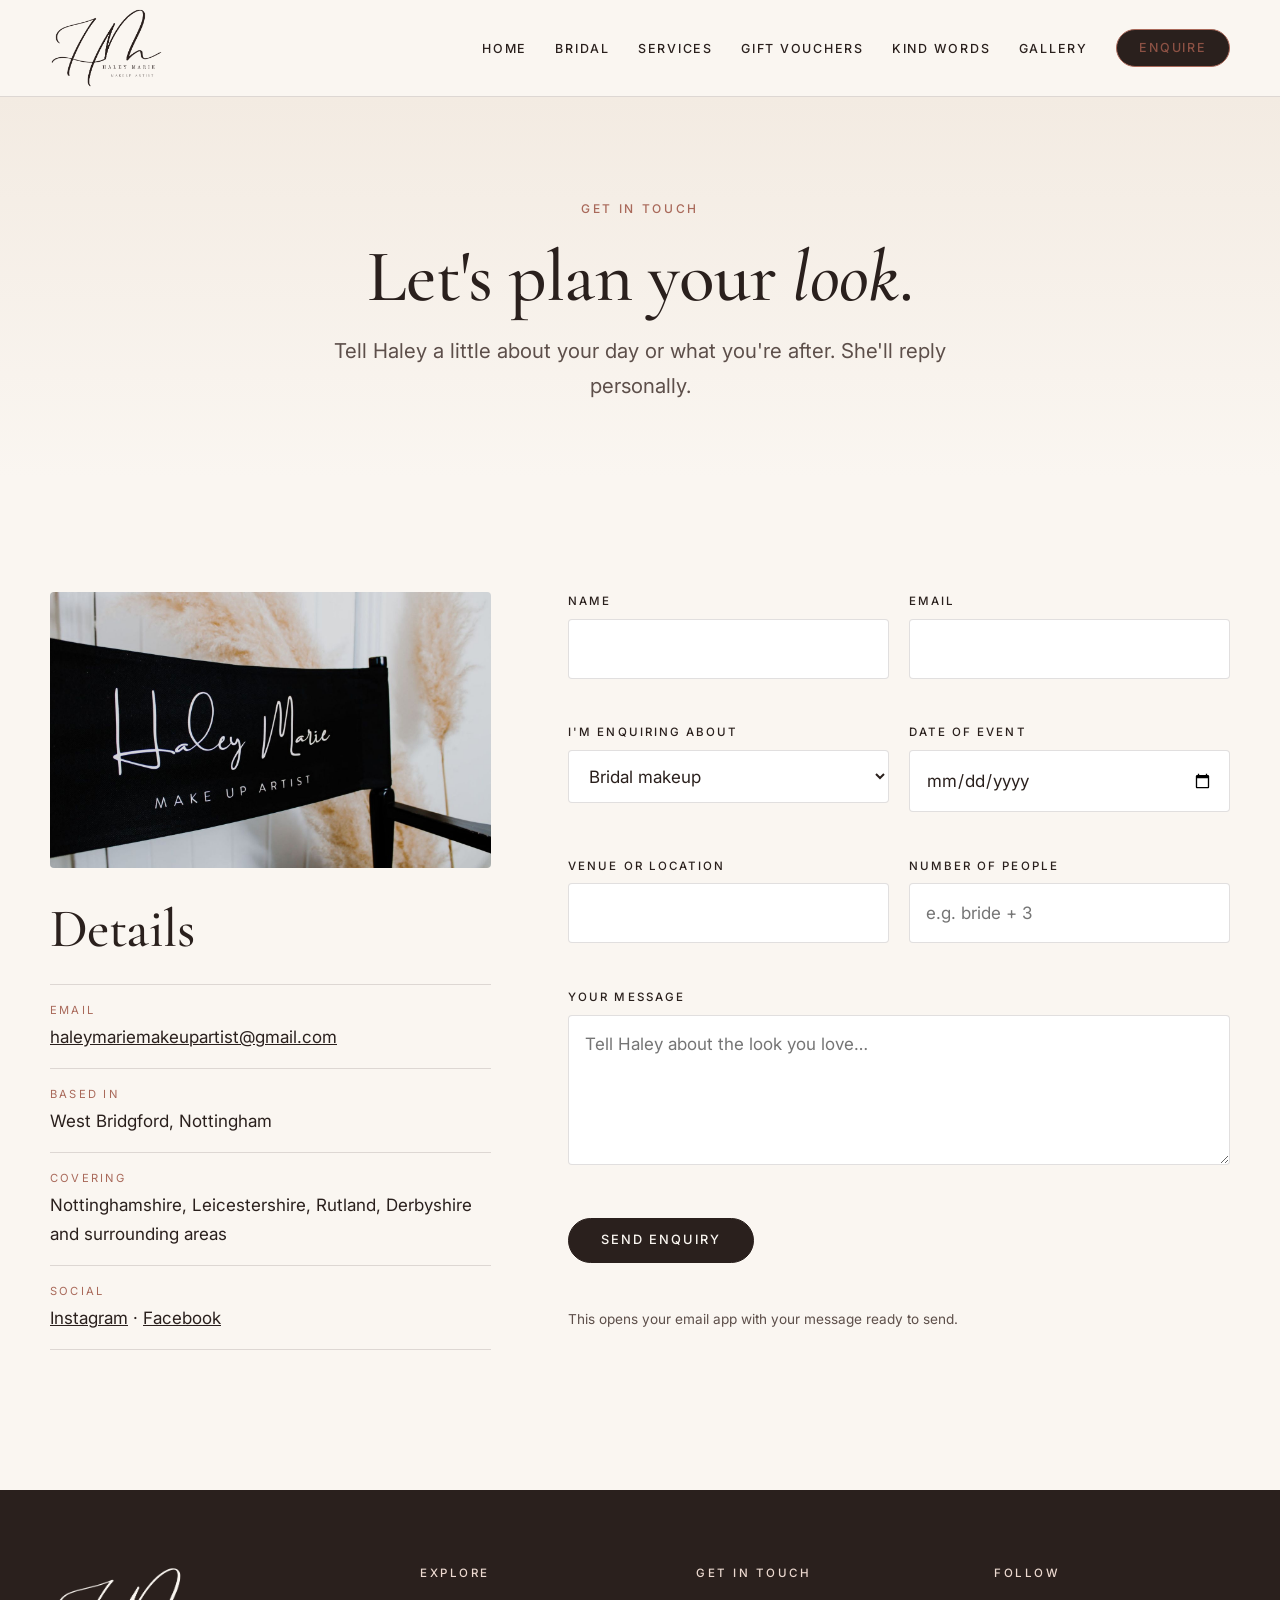
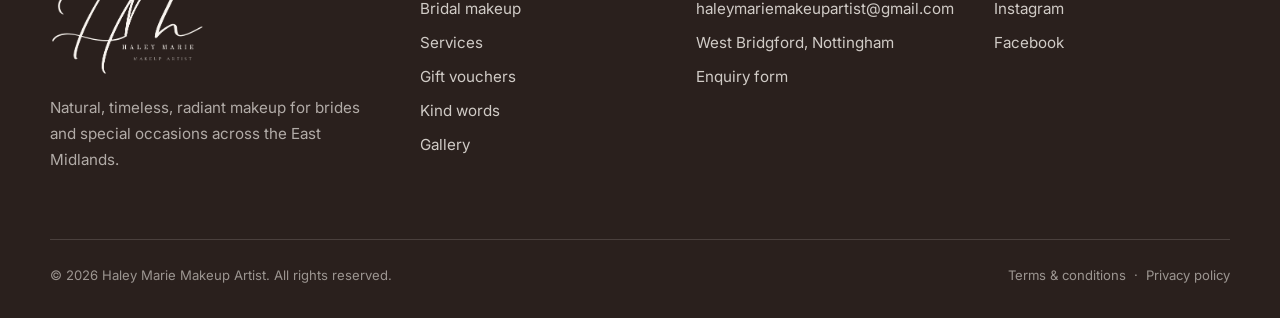
<file: contact.html>
<!doctype html>
<html lang="en-GB" class="no-js">
<head>
<meta charset="utf-8">
<meta name="viewport" content="width=device-width, initial-scale=1">
<title>Contact | Haley Marie Makeup Artist</title>
<meta name="description" content="Enquire about bridal makeup, makeup lessons and occasion makeup with Haley Marie in the East Midlands.">
<meta property="og:title" content="Contact | Haley Marie Makeup Artist">
<meta property="og:description" content="Enquire about bridal makeup, makeup lessons and occasion makeup with Haley Marie in the East Midlands.">
<meta property="og:type" content="website">
<meta name="theme-color" content="#faf6f1">
<link rel="icon" href="images/favicon.png" type="image/png">
<link rel="preconnect" href="https://fonts.googleapis.com">
<link rel="preconnect" href="https://fonts.gstatic.com" crossorigin>
<link href="https://fonts.googleapis.com/css2?family=Cormorant+Garamond:ital,wght@0,400;0,500;0,600;1,400;1,500&family=Inter:wght@400;500&display=swap" rel="stylesheet">
<link rel="stylesheet" href="css/styles.css">
<script>document.documentElement.classList.remove('no-js')</script>
</head>
<body>
<a class="skip-link" href="#main">Skip to content</a>
<header class="site-header">
  <div class="container header-inner">
    <a class="logo" href="index.html" aria-label="Haley Marie Makeup Artist — home">
      <img src="images/logo.png" alt="Haley Marie Makeup Artist" width="395" height="280">
    </a>
    <button class="nav-toggle" aria-expanded="false" aria-controls="site-nav" aria-label="Menu"><span></span></button>
    <nav class="nav" id="site-nav" aria-label="Main">
      <ul>
          <li><a href="index.html">Home</a></li>
          <li><a href="bridal.html">Bridal</a></li>
          <li><a href="services.html">Services</a></li>
          <li><a href="gift-vouchers.html">Gift Vouchers</a></li>
          <li><a href="kind-words.html">Kind Words</a></li>
          <li><a href="gallery.html">Gallery</a></li>
          <li><a class="btn" href="contact.html" aria-current="page">Enquire</a></li>
      </ul>
    </nav>
  </div>
</header>
<main id="main">

<section class="page-hero">
  <div class="container narrow reveal">
    <span class="eyebrow">Get in touch</span>
    <h1>Let's plan your <em>look</em>.</h1>
    <p class="lead">Tell Haley a little about your day or what you're after. She'll reply personally.</p>
  </div>
</section>
<section class="section">
  <div class="container contact-grid">
    <div class="reveal">
      <div class="photo photo--wide"><img src="images/haley-director-chair.jpg" alt="Haley Marie Make Up Artist director's chair beside pampas grass" width="1400" height="934" loading="lazy" decoding="async"></div>
      <h2 style="margin-top:2rem">Details</h2>
      <ul class="contact-list">
        <li><small>Email</small><a href="mailto:haleymariemakeupartist@gmail.com">haleymariemakeupartist@gmail.com</a></li>
        <li><small>Based in</small>West Bridgford, Nottingham</li>
        <li><small>Covering</small>Nottinghamshire, Leicestershire, Rutland, Derbyshire and surrounding areas</li>
        <li><small>Social</small><a href="https://www.instagram.com/haleymarie_mua" target="_blank" rel="noopener">Instagram</a> · <a href="https://www.facebook.com/haleymariemua" target="_blank" rel="noopener">Facebook</a></li>
      </ul>
    </div>
    <form class="form reveal" id="form" data-mailto="haleymariemakeupartist@gmail.com" data-subject="Website enquiry">
      <div class="row">
        <div><label for="name">Name</label><input id="name" name="Name" required autocomplete="name"></div>
        <div><label for="email">Email</label><input id="email" name="Email" type="email" required autocomplete="email"></div>
      </div>
      <div class="row">
        <div><label for="enquiry">I'm enquiring about</label>
          <select id="enquiry" name="Enquiry">
            <option>Bridal makeup</option><option>Makeup lesson</option><option>Occasion makeup</option>
            <option>Eye enhancements (brows and lashes)</option><option value="voucher">Gift voucher</option><option>Something else</option>
          </select></div>
        <div><label for="date">Date of event</label><input id="date" name="Date of event" type="date"></div>
      </div>
      <div class="row">
        <div><label for="venue">Venue or location</label><input id="venue" name="Venue or location"></div>
        <div><label for="people">Number of people</label><input id="people" name="Number of people" inputmode="numeric" placeholder="e.g. bride + 3"></div>
      </div>
      <div><label for="message">Your message</label><textarea id="message" name="Message" placeholder="Tell Haley about the look you love…"></textarea></div>
      <input class="hp" name="company" tabindex="-1" autocomplete="off" aria-hidden="true">
      <div><button class="btn" type="submit">Send enquiry</button></div>
      <p class="form-note">This opens your email app with your message ready to send.</p>
    </form>
  </div>
</section>
<script>
  // Pre-select enquiry type from ?enquiry=voucher
  const q = new URLSearchParams(location.search).get('enquiry');
  if (q) document.getElementById('enquiry').value = q;
</script>

</main>
<footer class="site-footer">
  <div class="container">
    <div class="footer-grid">
      <div class="footer-brand">
        <a class="logo" href="index.html" aria-label="Haley Marie Makeup Artist — home"><img src="images/logo-light.png" alt="Haley Marie Makeup Artist" width="395" height="280" loading="lazy"></a>
        <p>Natural, timeless, radiant makeup for brides and special occasions across the East Midlands.</p>
      </div>
      <div>
        <h4>Explore</h4>
        <ul>
          <li><a href="bridal.html">Bridal makeup</a></li>
          <li><a href="services.html">Services</a></li>
          <li><a href="gift-vouchers.html">Gift vouchers</a></li>
          <li><a href="kind-words.html">Kind words</a></li>
          <li><a href="gallery.html">Gallery</a></li>
        </ul>
      </div>
      <div>
        <h4>Get in touch</h4>
        <ul>
          <li><a href="mailto:haleymariemakeupartist@gmail.com">haleymariemakeupartist@gmail.com</a></li>
          <li>West Bridgford, Nottingham</li>
          <li><a href="contact.html">Enquiry form</a></li>
        </ul>
      </div>
      <div>
        <h4>Follow</h4>
        <ul>
          <li><a href="https://www.instagram.com/haleymarie_mua" rel="noopener" target="_blank">Instagram</a></li>
          <li><a href="https://www.facebook.com/haleymariemua" rel="noopener" target="_blank">Facebook</a></li>
        </ul>
      </div>
    </div>
    <div class="footer-bottom">
      <span>&copy; 2026 Haley Marie Makeup Artist. All rights reserved.</span>
      <span><a href="terms.html">Terms &amp; conditions</a> &nbsp;·&nbsp; <a href="privacy.html">Privacy policy</a></span>
    </div>
  </div>
</footer>
<script src="js/main.js"></script>
</body>
</html>
</file>
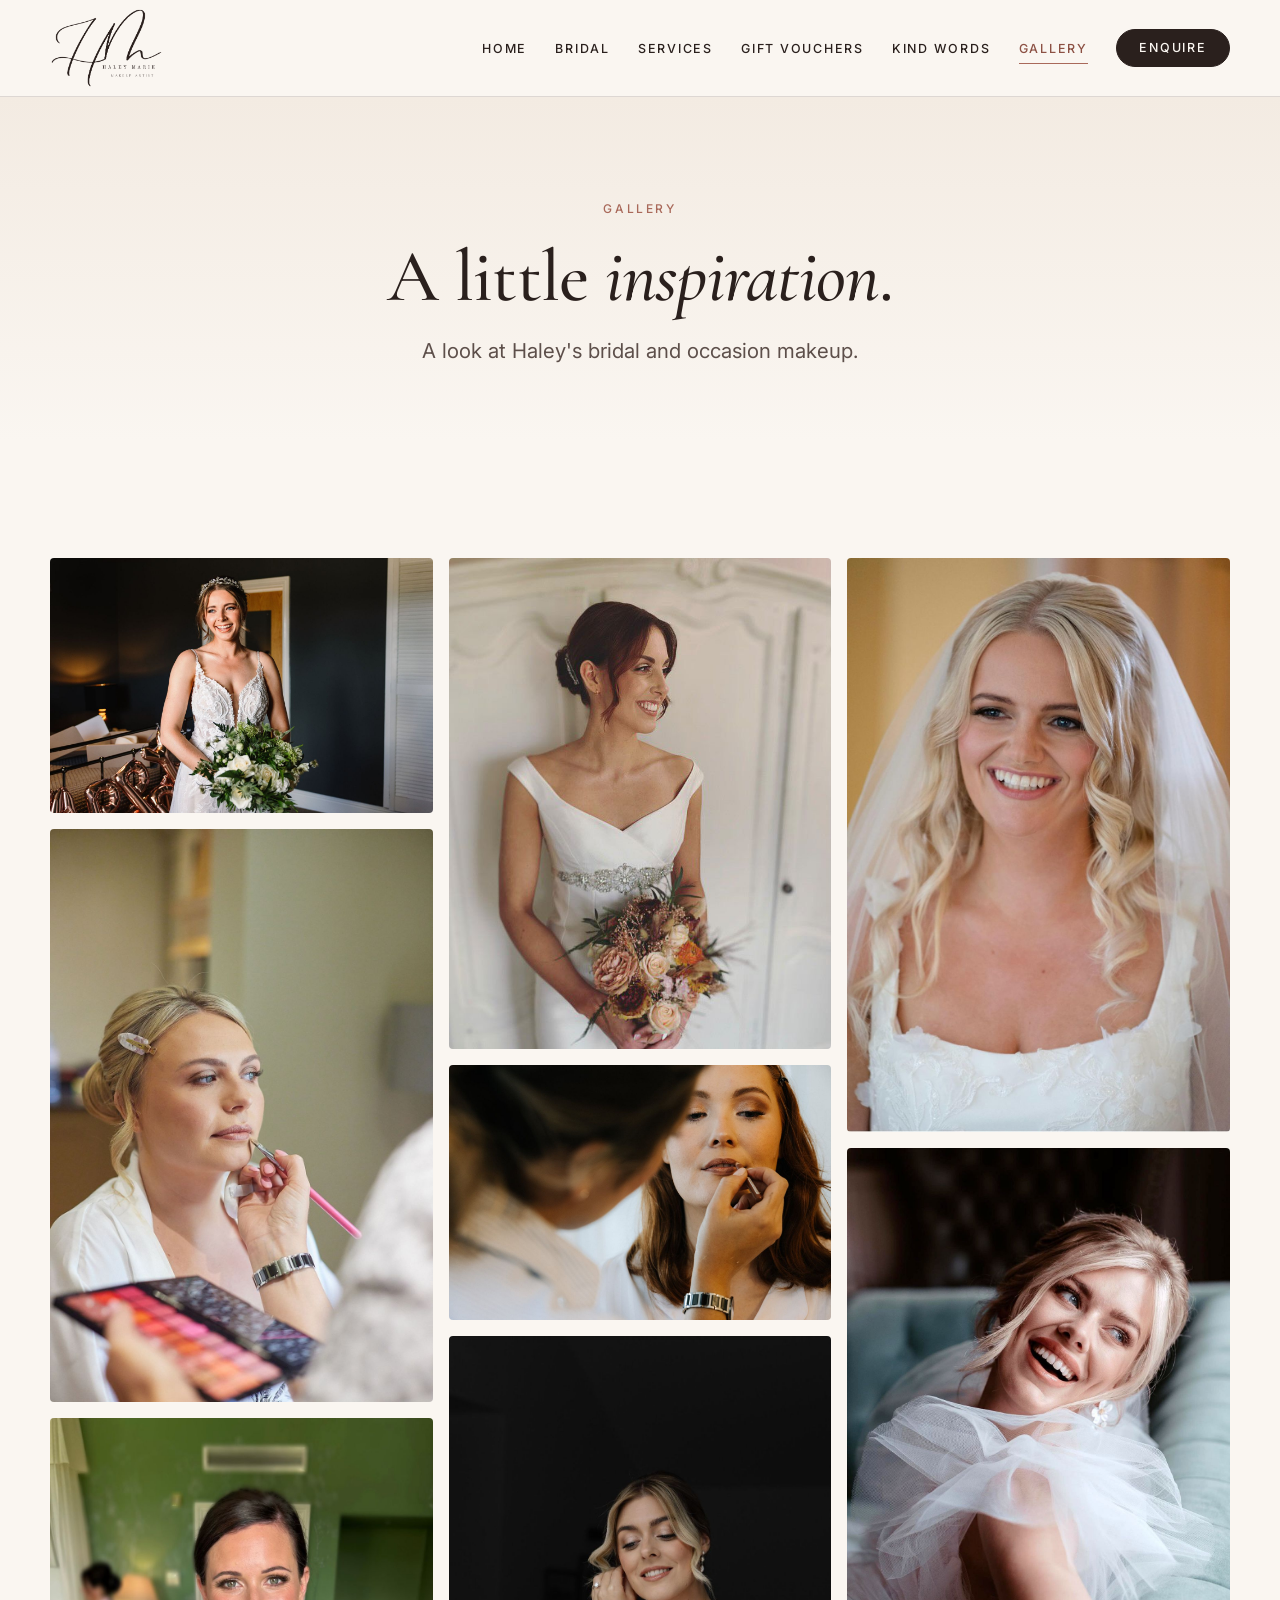
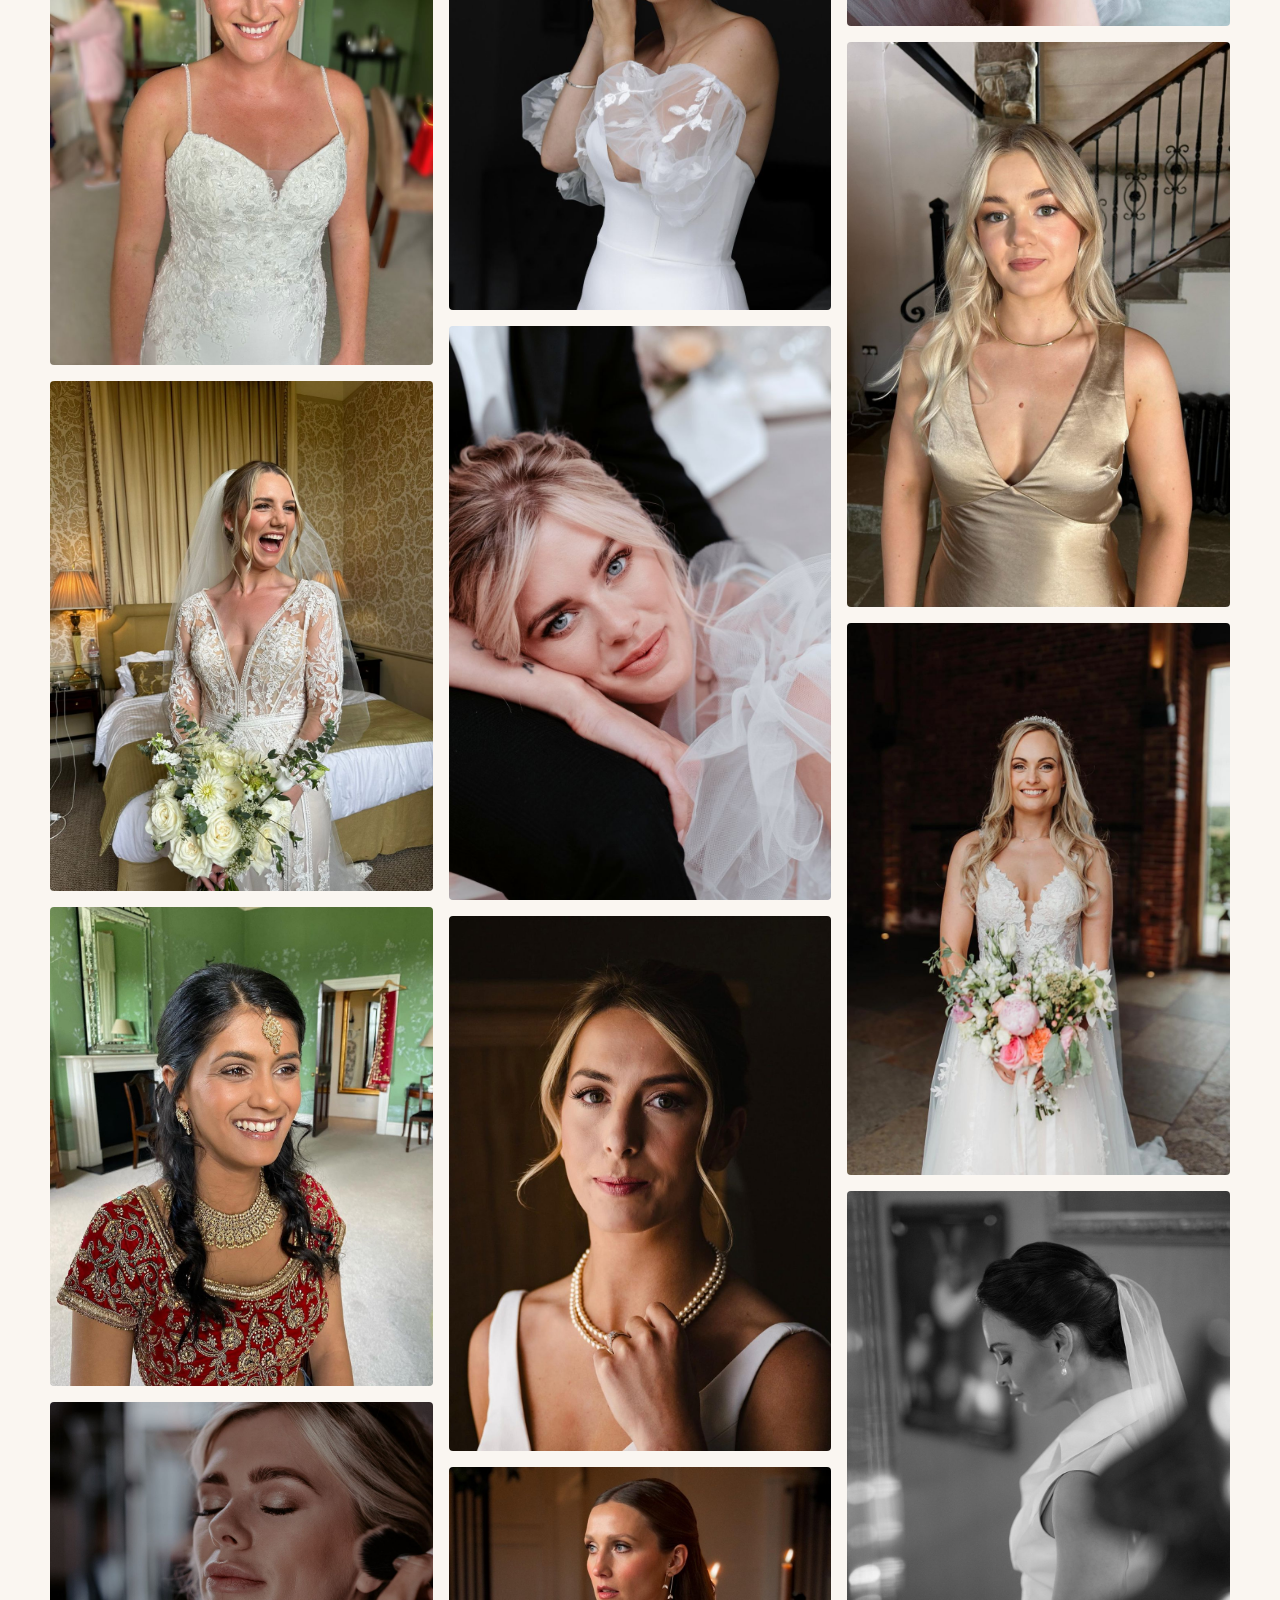
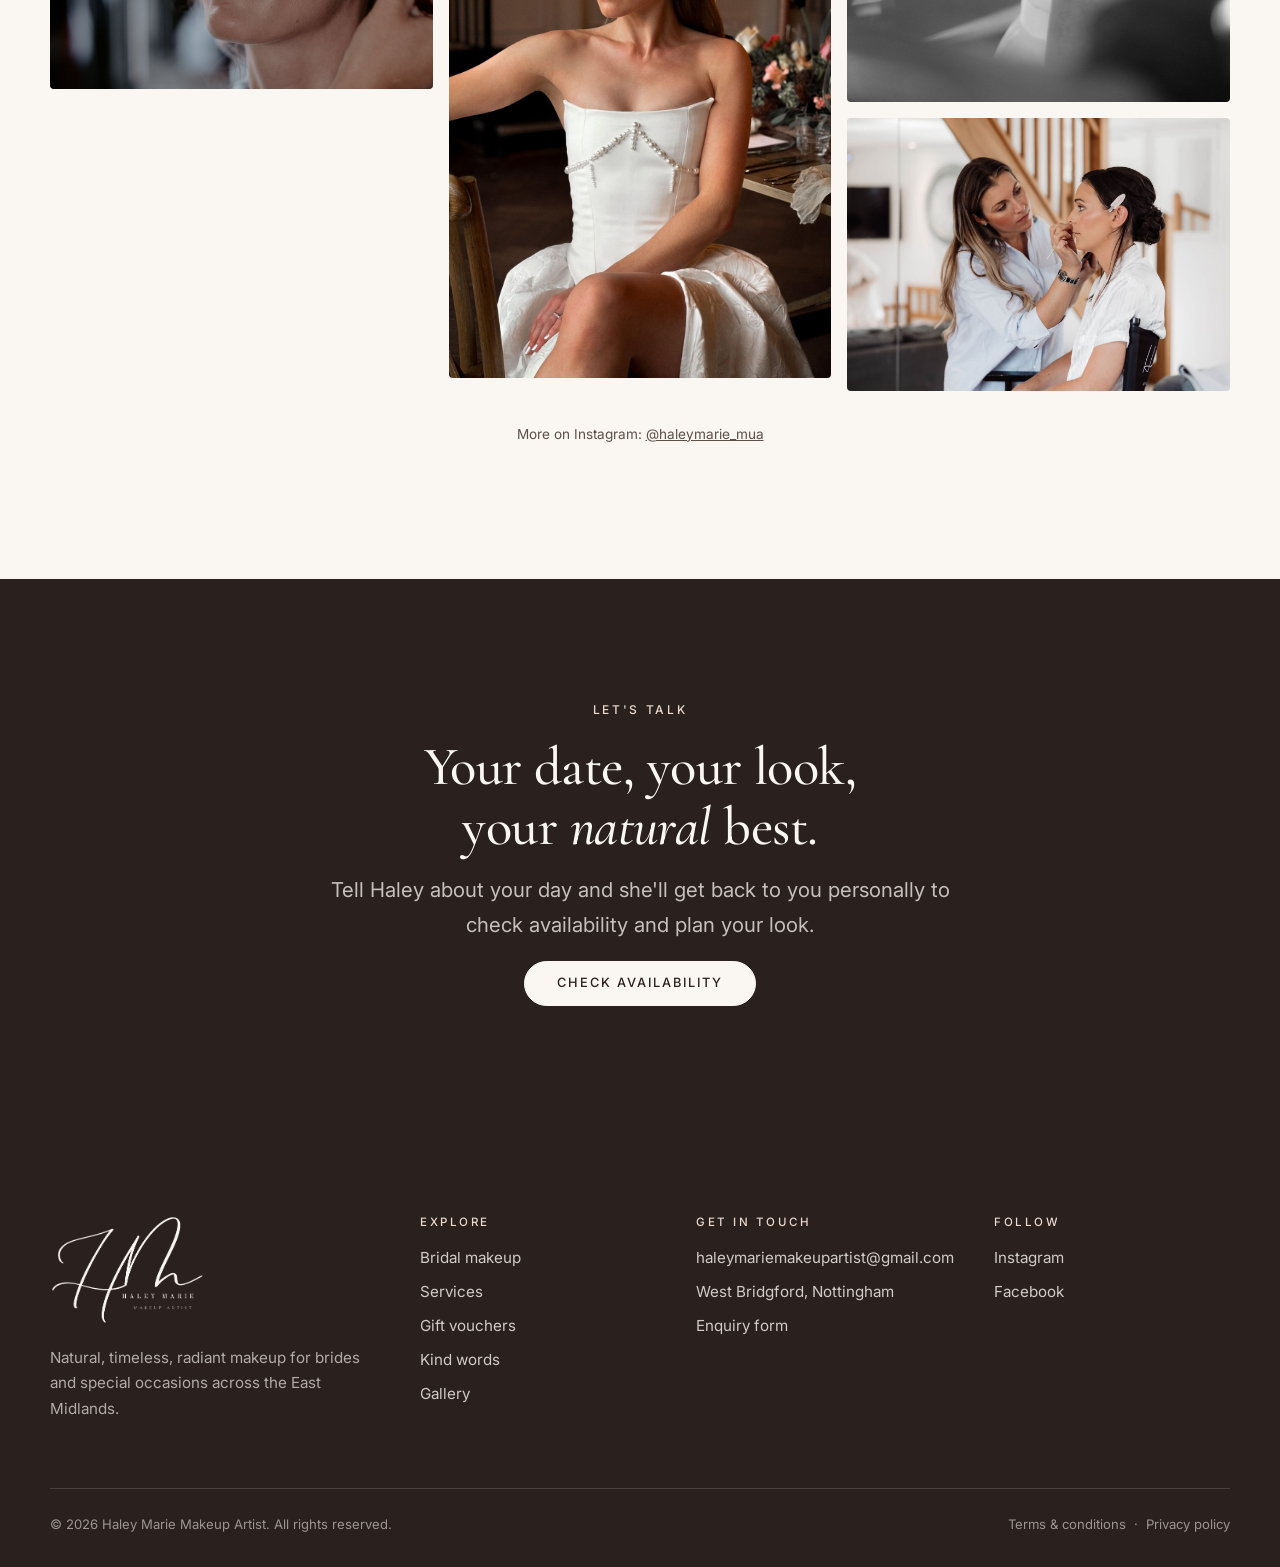
<file: gallery.html>
<!doctype html>
<html lang="en-GB" class="no-js">
<head>
<meta charset="utf-8">
<meta name="viewport" content="width=device-width, initial-scale=1">
<title>Gallery | Haley Marie Makeup Artist</title>
<meta name="description" content="Bridal and occasion makeup by Haley Marie, East Midlands.">
<meta property="og:title" content="Gallery | Haley Marie Makeup Artist">
<meta property="og:description" content="Bridal and occasion makeup by Haley Marie, East Midlands.">
<meta property="og:type" content="website">
<meta name="theme-color" content="#faf6f1">
<link rel="icon" href="images/favicon.png" type="image/png">
<link rel="preconnect" href="https://fonts.googleapis.com">
<link rel="preconnect" href="https://fonts.gstatic.com" crossorigin>
<link href="https://fonts.googleapis.com/css2?family=Cormorant+Garamond:ital,wght@0,400;0,500;0,600;1,400;1,500&family=Inter:wght@400;500&display=swap" rel="stylesheet">
<link rel="stylesheet" href="css/styles.css">
<script>document.documentElement.classList.remove('no-js')</script>
</head>
<body>
<a class="skip-link" href="#main">Skip to content</a>
<header class="site-header">
  <div class="container header-inner">
    <a class="logo" href="index.html" aria-label="Haley Marie Makeup Artist — home">
      <img src="images/logo.png" alt="Haley Marie Makeup Artist" width="395" height="280">
    </a>
    <button class="nav-toggle" aria-expanded="false" aria-controls="site-nav" aria-label="Menu"><span></span></button>
    <nav class="nav" id="site-nav" aria-label="Main">
      <ul>
          <li><a href="index.html">Home</a></li>
          <li><a href="bridal.html">Bridal</a></li>
          <li><a href="services.html">Services</a></li>
          <li><a href="gift-vouchers.html">Gift Vouchers</a></li>
          <li><a href="kind-words.html">Kind Words</a></li>
          <li><a href="gallery.html" aria-current="page">Gallery</a></li>
          <li><a class="btn" href="contact.html">Enquire</a></li>
      </ul>
    </nav>
  </div>
</header>
<main id="main">

<section class="page-hero">
  <div class="container narrow reveal">
    <span class="eyebrow">Gallery</span>
    <h1>A little <em>inspiration</em>.</h1>
    <p class="lead">A look at Haley's bridal and occasion makeup.</p>
  </div>
</section>
<section class="section">
  <div class="container">
    <div class="gallery reveal">
    <div class="photo "><img src="images/bride-bouquet-hotel.jpg" alt="Bride in a lace dress holding a bouquet in a hotel room" width="1400" height="934" loading="lazy" decoding="async"></div>
    <div class="photo "><img src="images/lipstick-palette.jpg" alt="Bride having lipstick applied, with a palette in view" width="934" height="1400" loading="lazy" decoding="async"></div>
    <div class="photo "><img src="images/bride-lace-smile.jpg" alt="Smiling bride in a lace wedding dress, ready for her ceremony" width="980" height="1400" loading="lazy" decoding="async"></div>
    <div class="photo "><img src="images/bride-laughing-bouquet.jpg" alt="Laughing bride holding a bouquet of white roses" width="1050" height="1400" loading="lazy" decoding="async"></div>
    <div class="photo "><img src="images/bride-red-gold.jpg" alt="Bride in a red and gold outfit with natural, radiant makeup" width="1120" height="1400" loading="lazy" decoding="async"></div>
    <div class="photo "><img src="images/blush-close-up.jpg" alt="Close-up of a bride's face as blusher is brushed on" width="1400" height="1050" loading="lazy" decoding="async"></div>
    <div class="photo "><img src="images/bride-off-shoulder.jpg" alt="Bride in an off-the-shoulder dress holding a bouquet" width="632" height="811" loading="lazy" decoding="async"></div>
    <div class="photo "><img src="images/lipstick-close-up.jpg" alt="Client having lipstick applied" width="1400" height="934" loading="lazy" decoding="async"></div>
    <div class="photo "><img src="images/bride-tulle-sleeves.jpg" alt="Bride in tulle sleeves adjusting her earring against a dark background" width="933" height="1400" loading="lazy" decoding="async"></div>
    <div class="photo "><img src="images/bride-tulle-rest.jpg" alt="Bride with tulle sleeves resting her head on her arm" width="933" height="1400" loading="lazy" decoding="async"></div>
    <div class="photo "><img src="images/bride-pearls-portrait.jpg" alt="Bride wearing pearls with soft, glowing makeup" width="1001" height="1400" loading="lazy" decoding="async"></div>
    <div class="photo "><img src="images/bride-candlelit.jpg" alt="Bride with sleek hair seated at a candlelit table" width="1050" height="1400" loading="lazy" decoding="async"></div>
    <div class="photo "><img src="images/bride-veil-smile.jpg" alt="Smiling bride in a long veil with soft, natural makeup" width="933" height="1400" loading="lazy" decoding="async"></div>
    <div class="photo "><img src="images/bride-laughing-veil.jpg" alt="Laughing bride in a tulle veil on a sofa" width="1120" height="1400" loading="lazy" decoding="async"></div>
    <div class="photo "><img src="images/guest-gold-dress.jpg" alt="Guest with soft waves wearing a gold satin dress" width="948" height="1400" loading="lazy" decoding="async"></div>
    <div class="photo "><img src="images/bride-barn-bouquet.jpg" alt="Bride holding a pastel bouquet at a barn venue" width="970" height="1400" loading="lazy" decoding="async"></div>
    <div class="photo "><img src="images/bride-profile-bw.jpg" alt="Black and white profile of a bride in a veil" width="1050" height="1400" loading="lazy" decoding="async"></div>
    <div class="photo "><img src="images/haley-living-room.jpg" alt="Haley applying makeup to a client in a bright living room" width="1400" height="999" loading="lazy" decoding="async"></div>
    </div>
    <p class="center form-note" style="margin-top:2rem">More on Instagram: <a href="https://www.instagram.com/haleymarie_mua" target="_blank" rel="noopener">@haleymarie_mua</a></p>
  </div>
</section>
<section class="section section--dark cta">
  <div class="container reveal">
    <span class="eyebrow">Let's talk</span>
    <h2>Your date, your look, your <em>natural</em> best.</h2>
    <p class="lead">Tell Haley about your day and she'll get back to you personally to check availability and plan your look.</p>
    <p><a class="btn btn--light" href="contact.html">Check availability</a></p>
  </div>
</section>

</main>
<footer class="site-footer">
  <div class="container">
    <div class="footer-grid">
      <div class="footer-brand">
        <a class="logo" href="index.html" aria-label="Haley Marie Makeup Artist — home"><img src="images/logo-light.png" alt="Haley Marie Makeup Artist" width="395" height="280" loading="lazy"></a>
        <p>Natural, timeless, radiant makeup for brides and special occasions across the East Midlands.</p>
      </div>
      <div>
        <h4>Explore</h4>
        <ul>
          <li><a href="bridal.html">Bridal makeup</a></li>
          <li><a href="services.html">Services</a></li>
          <li><a href="gift-vouchers.html">Gift vouchers</a></li>
          <li><a href="kind-words.html">Kind words</a></li>
          <li><a href="gallery.html">Gallery</a></li>
        </ul>
      </div>
      <div>
        <h4>Get in touch</h4>
        <ul>
          <li><a href="mailto:haleymariemakeupartist@gmail.com">haleymariemakeupartist@gmail.com</a></li>
          <li>West Bridgford, Nottingham</li>
          <li><a href="contact.html">Enquiry form</a></li>
        </ul>
      </div>
      <div>
        <h4>Follow</h4>
        <ul>
          <li><a href="https://www.instagram.com/haleymarie_mua" rel="noopener" target="_blank">Instagram</a></li>
          <li><a href="https://www.facebook.com/haleymariemua" rel="noopener" target="_blank">Facebook</a></li>
        </ul>
      </div>
    </div>
    <div class="footer-bottom">
      <span>&copy; 2026 Haley Marie Makeup Artist. All rights reserved.</span>
      <span><a href="terms.html">Terms &amp; conditions</a> &nbsp;·&nbsp; <a href="privacy.html">Privacy policy</a></span>
    </div>
  </div>
</footer>
<script src="js/main.js"></script>
</body>
</html>
</file>
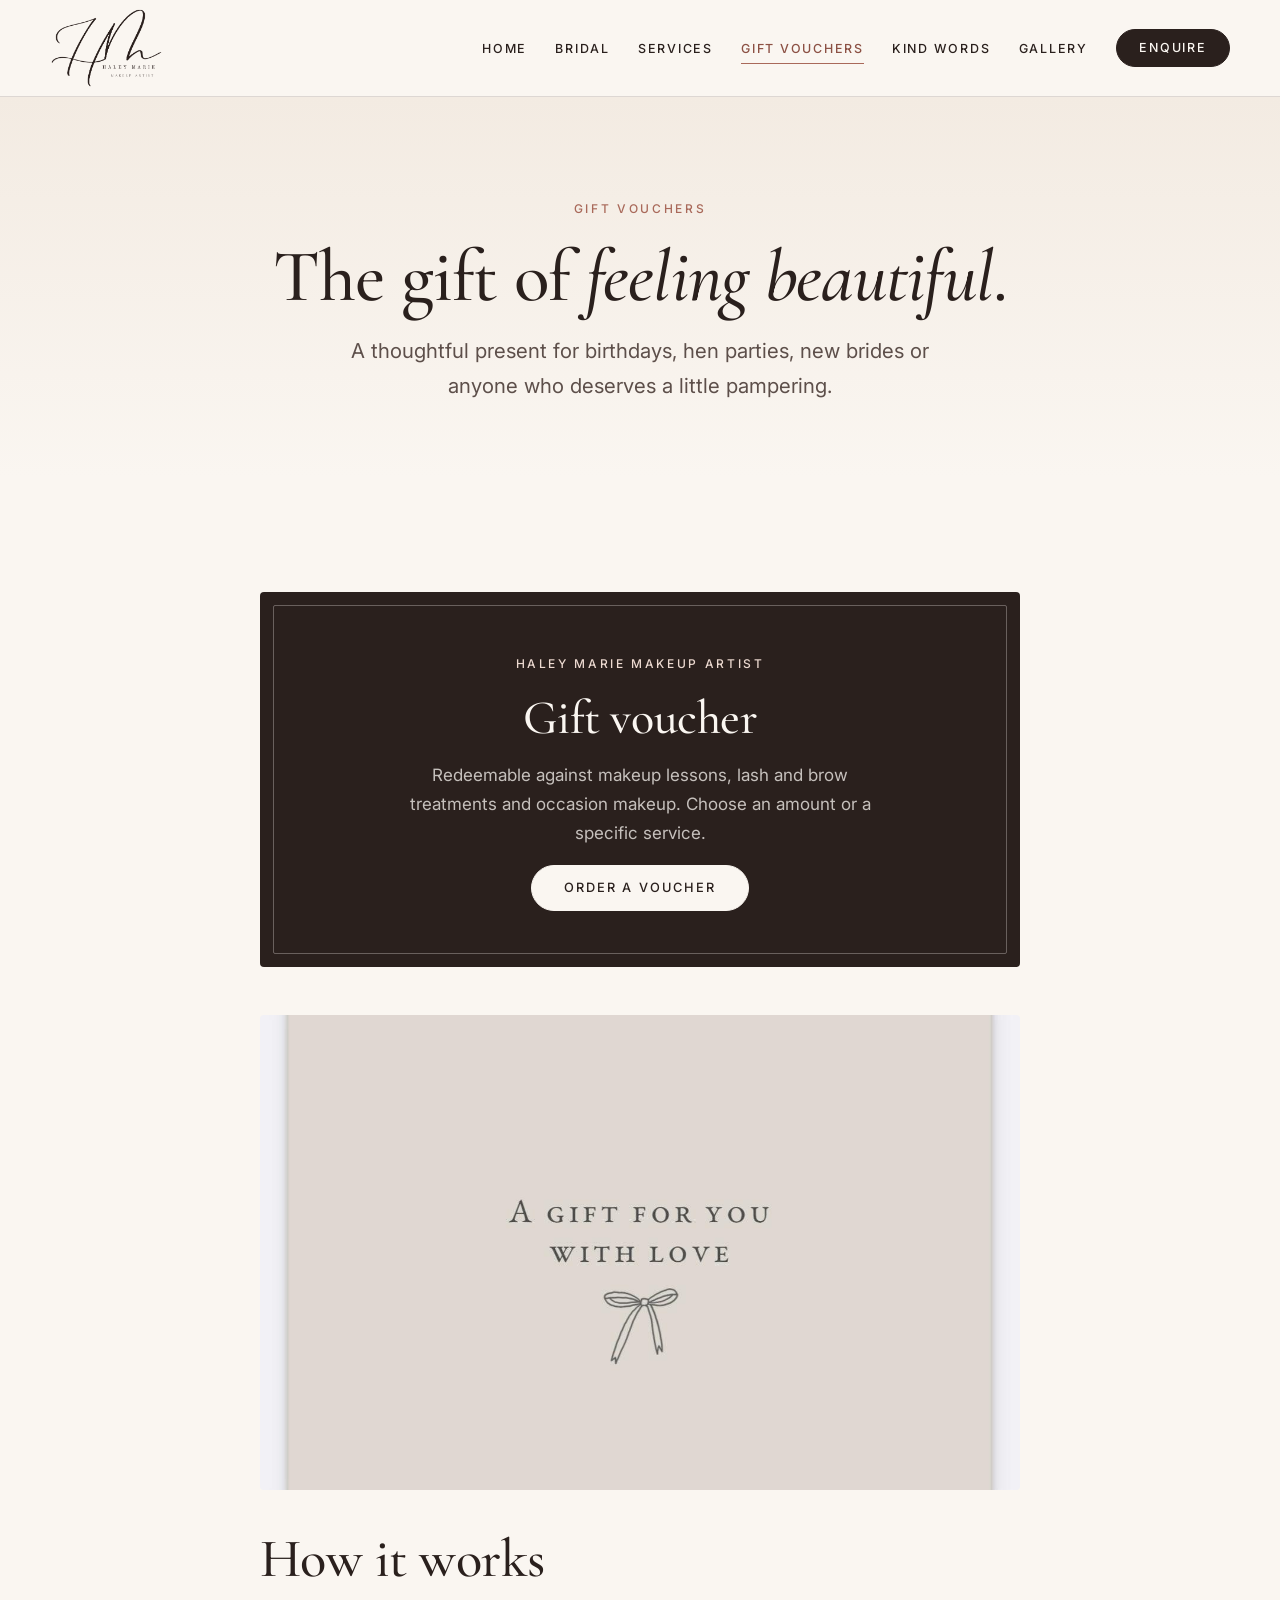
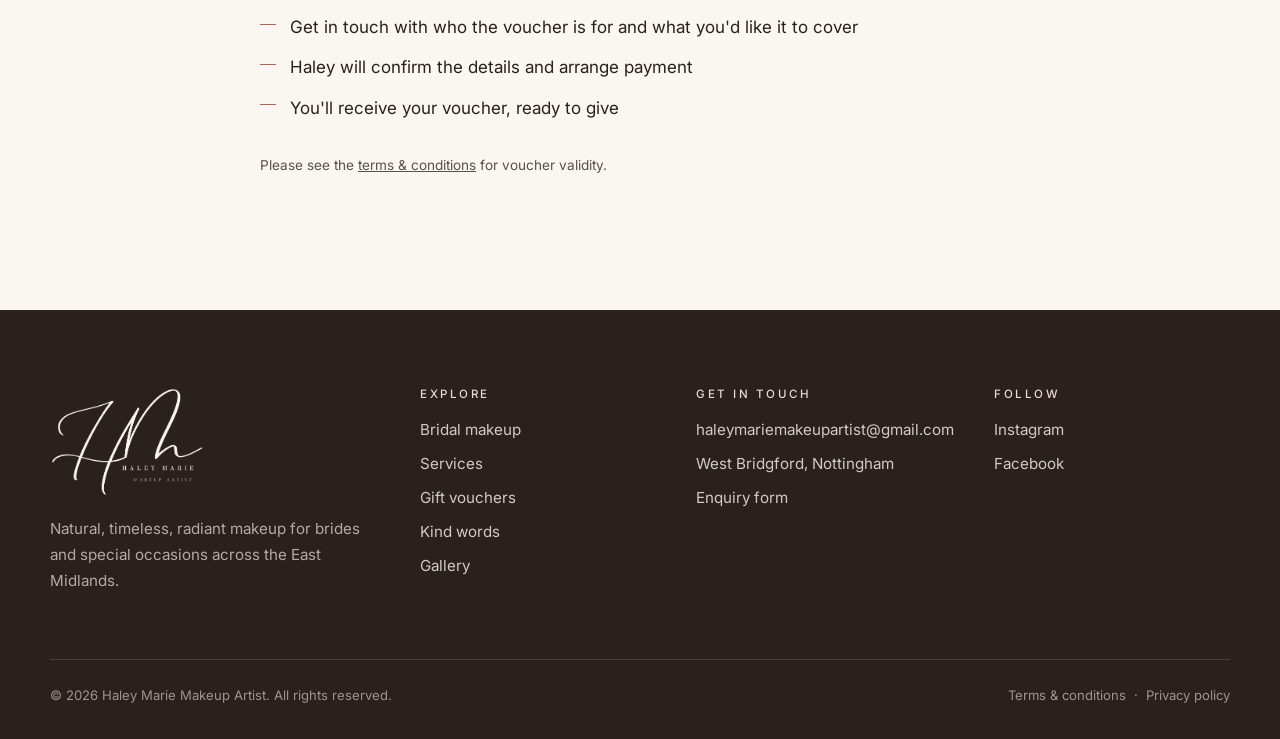
<file: gift-vouchers.html>
<!doctype html>
<html lang="en-GB" class="no-js">
<head>
<meta charset="utf-8">
<meta name="viewport" content="width=device-width, initial-scale=1">
<title>Gift Vouchers | Haley Marie Makeup Artist</title>
<meta name="description" content="Give the gift of beautiful makeup. Gift vouchers for makeup lessons, lash and brow treatments and occasion makeup in the East Midlands.">
<meta property="og:title" content="Gift Vouchers | Haley Marie Makeup Artist">
<meta property="og:description" content="Give the gift of beautiful makeup. Gift vouchers for makeup lessons, lash and brow treatments and occasion makeup in the East Midlands.">
<meta property="og:type" content="website">
<meta name="theme-color" content="#faf6f1">
<link rel="icon" href="images/favicon.png" type="image/png">
<link rel="preconnect" href="https://fonts.googleapis.com">
<link rel="preconnect" href="https://fonts.gstatic.com" crossorigin>
<link href="https://fonts.googleapis.com/css2?family=Cormorant+Garamond:ital,wght@0,400;0,500;0,600;1,400;1,500&family=Inter:wght@400;500&display=swap" rel="stylesheet">
<link rel="stylesheet" href="css/styles.css">
<script>document.documentElement.classList.remove('no-js')</script>
</head>
<body>
<a class="skip-link" href="#main">Skip to content</a>
<header class="site-header">
  <div class="container header-inner">
    <a class="logo" href="index.html" aria-label="Haley Marie Makeup Artist — home">
      <img src="images/logo.png" alt="Haley Marie Makeup Artist" width="395" height="280">
    </a>
    <button class="nav-toggle" aria-expanded="false" aria-controls="site-nav" aria-label="Menu"><span></span></button>
    <nav class="nav" id="site-nav" aria-label="Main">
      <ul>
          <li><a href="index.html">Home</a></li>
          <li><a href="bridal.html">Bridal</a></li>
          <li><a href="services.html">Services</a></li>
          <li><a href="gift-vouchers.html" aria-current="page">Gift Vouchers</a></li>
          <li><a href="kind-words.html">Kind Words</a></li>
          <li><a href="gallery.html">Gallery</a></li>
          <li><a class="btn" href="contact.html">Enquire</a></li>
      </ul>
    </nav>
  </div>
</header>
<main id="main">

<section class="page-hero">
  <div class="container narrow reveal">
    <span class="eyebrow">Gift vouchers</span>
    <h1>The gift of <em>feeling beautiful</em>.</h1>
    <p class="lead">A thoughtful present for birthdays, hen parties, new brides or anyone who deserves a little pampering.</p>
  </div>
</section>
<section class="section">
  <div class="narrow">
    <div class="voucher reveal">
      <span class="eyebrow" style="color:var(--blush)">Haley Marie Makeup Artist</span>
      <h3>Gift voucher</h3>
      <p>Redeemable against makeup lessons, lash and brow treatments and occasion makeup. Choose an amount or a specific service.</p>
      <a class="btn btn--light" href="contact.html?enquiry=voucher#form">Order a voucher</a>
    </div>
    <div class="reveal" style="margin-top:3rem">
      <div class="photo photo--wide"><img src="images/gift-card.jpg" alt="Gift card reading: a gift for you, with love" width="1284" height="913" loading="lazy" decoding="async"></div>
      <h2 style="margin-top:2.5rem">How it works</h2>
      <ul class="ticks">
        <li>Get in touch with who the voucher is for and what you'd like it to cover</li>
        <li>Haley will confirm the details and arrange payment</li>
        <li>You'll receive your voucher, ready to give</li>
      </ul>
      <p class="form-note">Please see the <a href="terms.html">terms &amp; conditions</a> for voucher validity.</p>
    </div>
  </div>
</section>

</main>
<footer class="site-footer">
  <div class="container">
    <div class="footer-grid">
      <div class="footer-brand">
        <a class="logo" href="index.html" aria-label="Haley Marie Makeup Artist — home"><img src="images/logo-light.png" alt="Haley Marie Makeup Artist" width="395" height="280" loading="lazy"></a>
        <p>Natural, timeless, radiant makeup for brides and special occasions across the East Midlands.</p>
      </div>
      <div>
        <h4>Explore</h4>
        <ul>
          <li><a href="bridal.html">Bridal makeup</a></li>
          <li><a href="services.html">Services</a></li>
          <li><a href="gift-vouchers.html">Gift vouchers</a></li>
          <li><a href="kind-words.html">Kind words</a></li>
          <li><a href="gallery.html">Gallery</a></li>
        </ul>
      </div>
      <div>
        <h4>Get in touch</h4>
        <ul>
          <li><a href="mailto:haleymariemakeupartist@gmail.com">haleymariemakeupartist@gmail.com</a></li>
          <li>West Bridgford, Nottingham</li>
          <li><a href="contact.html">Enquiry form</a></li>
        </ul>
      </div>
      <div>
        <h4>Follow</h4>
        <ul>
          <li><a href="https://www.instagram.com/haleymarie_mua" rel="noopener" target="_blank">Instagram</a></li>
          <li><a href="https://www.facebook.com/haleymariemua" rel="noopener" target="_blank">Facebook</a></li>
        </ul>
      </div>
    </div>
    <div class="footer-bottom">
      <span>&copy; 2026 Haley Marie Makeup Artist. All rights reserved.</span>
      <span><a href="terms.html">Terms &amp; conditions</a> &nbsp;·&nbsp; <a href="privacy.html">Privacy policy</a></span>
    </div>
  </div>
</footer>
<script src="js/main.js"></script>
</body>
</html>
</file>
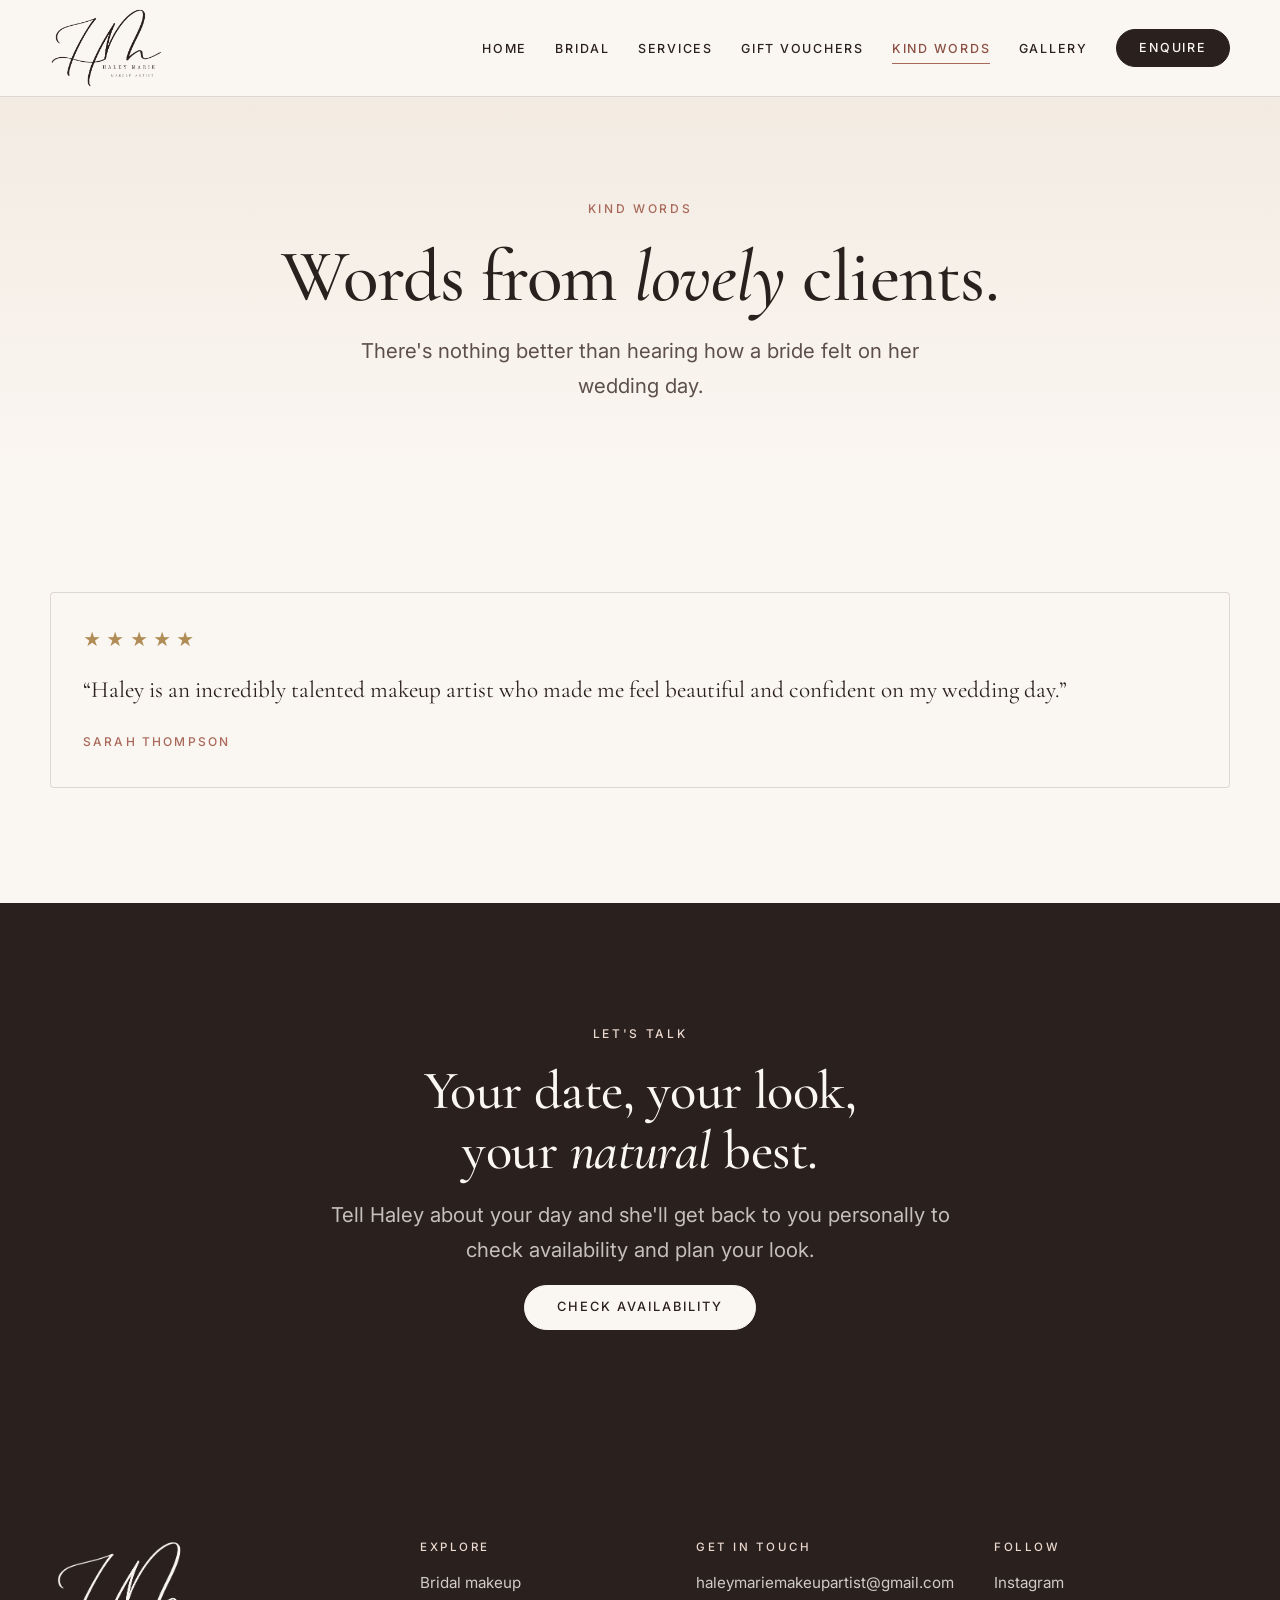
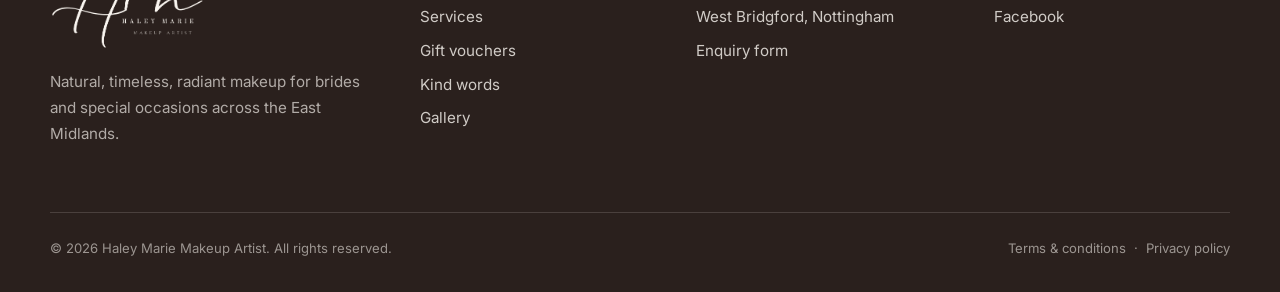
<file: kind-words.html>
<!doctype html>
<html lang="en-GB" class="no-js">
<head>
<meta charset="utf-8">
<meta name="viewport" content="width=device-width, initial-scale=1">
<title>Kind Words & Reviews | Haley Marie Makeup Artist</title>
<meta name="description" content="Read what brides and clients say about Haley Marie, bridal and occasion makeup artist in the East Midlands.">
<meta property="og:title" content="Kind Words & Reviews | Haley Marie Makeup Artist">
<meta property="og:description" content="Read what brides and clients say about Haley Marie, bridal and occasion makeup artist in the East Midlands.">
<meta property="og:type" content="website">
<meta name="theme-color" content="#faf6f1">
<link rel="icon" href="images/favicon.png" type="image/png">
<link rel="preconnect" href="https://fonts.googleapis.com">
<link rel="preconnect" href="https://fonts.gstatic.com" crossorigin>
<link href="https://fonts.googleapis.com/css2?family=Cormorant+Garamond:ital,wght@0,400;0,500;0,600;1,400;1,500&family=Inter:wght@400;500&display=swap" rel="stylesheet">
<link rel="stylesheet" href="css/styles.css">
<script>document.documentElement.classList.remove('no-js')</script>
</head>
<body>
<a class="skip-link" href="#main">Skip to content</a>
<header class="site-header">
  <div class="container header-inner">
    <a class="logo" href="index.html" aria-label="Haley Marie Makeup Artist — home">
      <img src="images/logo.png" alt="Haley Marie Makeup Artist" width="395" height="280">
    </a>
    <button class="nav-toggle" aria-expanded="false" aria-controls="site-nav" aria-label="Menu"><span></span></button>
    <nav class="nav" id="site-nav" aria-label="Main">
      <ul>
          <li><a href="index.html">Home</a></li>
          <li><a href="bridal.html">Bridal</a></li>
          <li><a href="services.html">Services</a></li>
          <li><a href="gift-vouchers.html">Gift Vouchers</a></li>
          <li><a href="kind-words.html" aria-current="page">Kind Words</a></li>
          <li><a href="gallery.html">Gallery</a></li>
          <li><a class="btn" href="contact.html">Enquire</a></li>
      </ul>
    </nav>
  </div>
</header>
<main id="main">

<section class="page-hero">
  <div class="container narrow reveal">
    <span class="eyebrow">Kind words</span>
    <h1>Words from <em>lovely</em> clients.</h1>
    <p class="lead">There's nothing better than hearing how a bride felt on her wedding day.</p>
  </div>
</section>
<section class="section">
  <div class="container">
    <div class="testimonials">
      <div class="testimonial reveal">
        <div class="stars" aria-label="Five stars">★★★★★</div>
        <blockquote>“Haley is an incredibly talented makeup artist who made me feel beautiful and confident on my wedding day.”</blockquote>
        <cite>Sarah Thompson</cite>
      </div>
      <!-- Add further testimonials here: copy the block above. -->
    </div>
  </div>
</section>
<section class="section section--dark cta">
  <div class="container reveal">
    <span class="eyebrow">Let's talk</span>
    <h2>Your date, your look, your <em>natural</em> best.</h2>
    <p class="lead">Tell Haley about your day and she'll get back to you personally to check availability and plan your look.</p>
    <p><a class="btn btn--light" href="contact.html">Check availability</a></p>
  </div>
</section>

</main>
<footer class="site-footer">
  <div class="container">
    <div class="footer-grid">
      <div class="footer-brand">
        <a class="logo" href="index.html" aria-label="Haley Marie Makeup Artist — home"><img src="images/logo-light.png" alt="Haley Marie Makeup Artist" width="395" height="280" loading="lazy"></a>
        <p>Natural, timeless, radiant makeup for brides and special occasions across the East Midlands.</p>
      </div>
      <div>
        <h4>Explore</h4>
        <ul>
          <li><a href="bridal.html">Bridal makeup</a></li>
          <li><a href="services.html">Services</a></li>
          <li><a href="gift-vouchers.html">Gift vouchers</a></li>
          <li><a href="kind-words.html">Kind words</a></li>
          <li><a href="gallery.html">Gallery</a></li>
        </ul>
      </div>
      <div>
        <h4>Get in touch</h4>
        <ul>
          <li><a href="mailto:haleymariemakeupartist@gmail.com">haleymariemakeupartist@gmail.com</a></li>
          <li>West Bridgford, Nottingham</li>
          <li><a href="contact.html">Enquiry form</a></li>
        </ul>
      </div>
      <div>
        <h4>Follow</h4>
        <ul>
          <li><a href="https://www.instagram.com/haleymarie_mua" rel="noopener" target="_blank">Instagram</a></li>
          <li><a href="https://www.facebook.com/haleymariemua" rel="noopener" target="_blank">Facebook</a></li>
        </ul>
      </div>
    </div>
    <div class="footer-bottom">
      <span>&copy; 2026 Haley Marie Makeup Artist. All rights reserved.</span>
      <span><a href="terms.html">Terms &amp; conditions</a> &nbsp;·&nbsp; <a href="privacy.html">Privacy policy</a></span>
    </div>
  </div>
</footer>
<script src="js/main.js"></script>
</body>
</html>
</file>
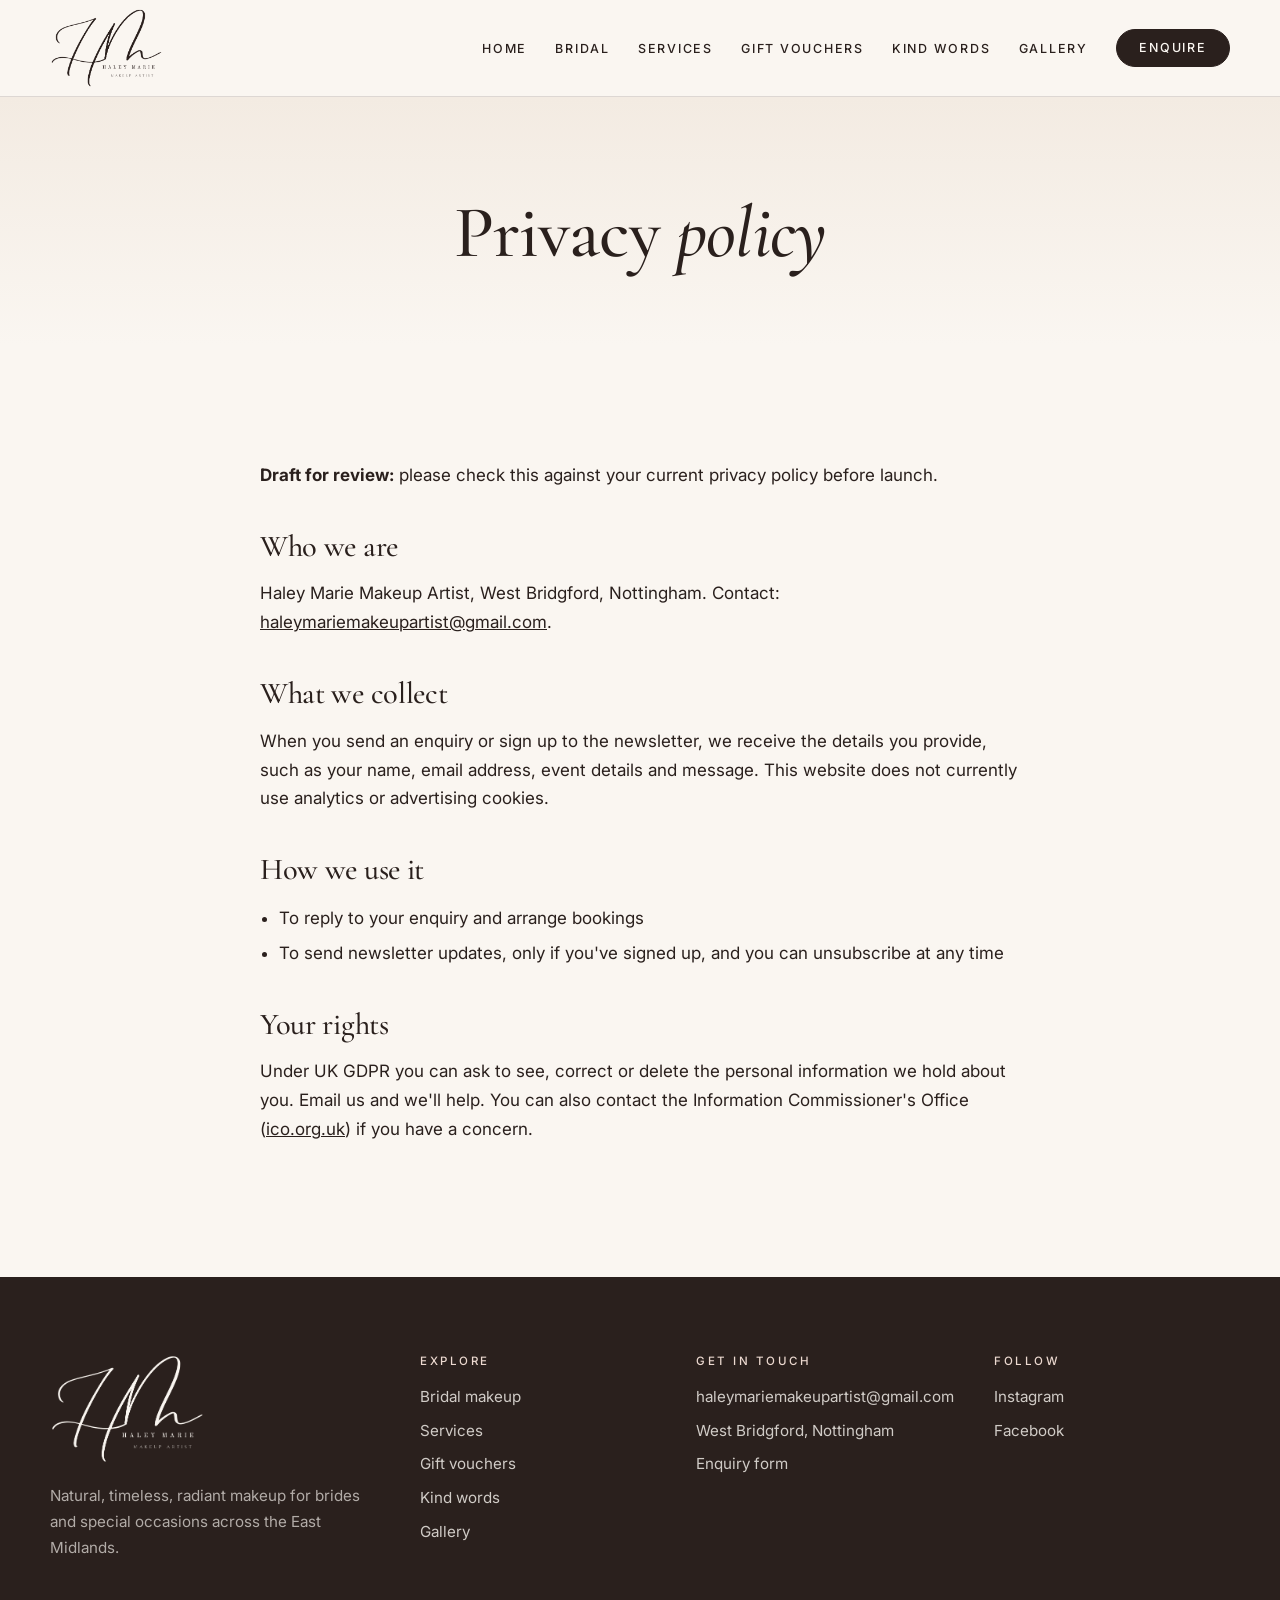
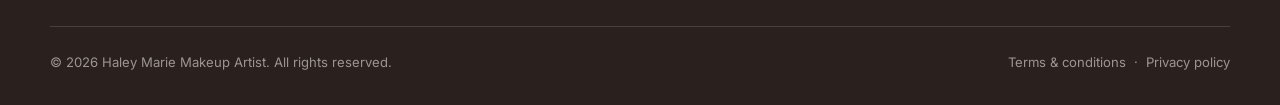
<file: privacy.html>
<!doctype html>
<html lang="en-GB" class="no-js">
<head>
<meta charset="utf-8">
<meta name="viewport" content="width=device-width, initial-scale=1">
<title>Privacy Policy | Haley Marie Makeup Artist</title>
<meta name="description" content="Privacy policy.">
<meta property="og:title" content="Privacy Policy | Haley Marie Makeup Artist">
<meta property="og:description" content="Privacy policy.">
<meta property="og:type" content="website">
<meta name="theme-color" content="#faf6f1">
<link rel="icon" href="images/favicon.png" type="image/png">
<link rel="preconnect" href="https://fonts.googleapis.com">
<link rel="preconnect" href="https://fonts.gstatic.com" crossorigin>
<link href="https://fonts.googleapis.com/css2?family=Cormorant+Garamond:ital,wght@0,400;0,500;0,600;1,400;1,500&family=Inter:wght@400;500&display=swap" rel="stylesheet">
<link rel="stylesheet" href="css/styles.css">
<script>document.documentElement.classList.remove('no-js')</script>
</head>
<body>
<a class="skip-link" href="#main">Skip to content</a>
<header class="site-header">
  <div class="container header-inner">
    <a class="logo" href="index.html" aria-label="Haley Marie Makeup Artist — home">
      <img src="images/logo.png" alt="Haley Marie Makeup Artist" width="395" height="280">
    </a>
    <button class="nav-toggle" aria-expanded="false" aria-controls="site-nav" aria-label="Menu"><span></span></button>
    <nav class="nav" id="site-nav" aria-label="Main">
      <ul>
          <li><a href="index.html">Home</a></li>
          <li><a href="bridal.html">Bridal</a></li>
          <li><a href="services.html">Services</a></li>
          <li><a href="gift-vouchers.html">Gift Vouchers</a></li>
          <li><a href="kind-words.html">Kind Words</a></li>
          <li><a href="gallery.html">Gallery</a></li>
          <li><a class="btn" href="contact.html">Enquire</a></li>
      </ul>
    </nav>
  </div>
</header>
<main id="main">

<section class="page-hero"><div class="container narrow"><h1>Privacy <em>policy</em></h1></div></section>
<section class="section"><div class="narrow prose">
  <p><strong>Draft for review:</strong> please check this against your current privacy policy before launch.</p>
  <h2>Who we are</h2>
  <p>Haley Marie Makeup Artist, West Bridgford, Nottingham. Contact: <a href="mailto:haleymariemakeupartist@gmail.com">haleymariemakeupartist@gmail.com</a>.</p>
  <h2>What we collect</h2>
  <p>When you send an enquiry or sign up to the newsletter, we receive the details you provide, such as your name, email address, event details and message. This website does not currently use analytics or advertising cookies.</p>
  <h2>How we use it</h2>
  <ul><li>To reply to your enquiry and arrange bookings</li><li>To send newsletter updates, only if you've signed up, and you can unsubscribe at any time</li></ul>
  <h2>Your rights</h2>
  <p>Under UK GDPR you can ask to see, correct or delete the personal information we hold about you. Email us and we'll help. You can also contact the Information Commissioner's Office (<a href="https://ico.org.uk" rel="noopener">ico.org.uk</a>) if you have a concern.</p>
</div></section>

</main>
<footer class="site-footer">
  <div class="container">
    <div class="footer-grid">
      <div class="footer-brand">
        <a class="logo" href="index.html" aria-label="Haley Marie Makeup Artist — home"><img src="images/logo-light.png" alt="Haley Marie Makeup Artist" width="395" height="280" loading="lazy"></a>
        <p>Natural, timeless, radiant makeup for brides and special occasions across the East Midlands.</p>
      </div>
      <div>
        <h4>Explore</h4>
        <ul>
          <li><a href="bridal.html">Bridal makeup</a></li>
          <li><a href="services.html">Services</a></li>
          <li><a href="gift-vouchers.html">Gift vouchers</a></li>
          <li><a href="kind-words.html">Kind words</a></li>
          <li><a href="gallery.html">Gallery</a></li>
        </ul>
      </div>
      <div>
        <h4>Get in touch</h4>
        <ul>
          <li><a href="mailto:haleymariemakeupartist@gmail.com">haleymariemakeupartist@gmail.com</a></li>
          <li>West Bridgford, Nottingham</li>
          <li><a href="contact.html">Enquiry form</a></li>
        </ul>
      </div>
      <div>
        <h4>Follow</h4>
        <ul>
          <li><a href="https://www.instagram.com/haleymarie_mua" rel="noopener" target="_blank">Instagram</a></li>
          <li><a href="https://www.facebook.com/haleymariemua" rel="noopener" target="_blank">Facebook</a></li>
        </ul>
      </div>
    </div>
    <div class="footer-bottom">
      <span>&copy; 2026 Haley Marie Makeup Artist. All rights reserved.</span>
      <span><a href="terms.html">Terms &amp; conditions</a> &nbsp;·&nbsp; <a href="privacy.html">Privacy policy</a></span>
    </div>
  </div>
</footer>
<script src="js/main.js"></script>
</body>
</html>
</file>
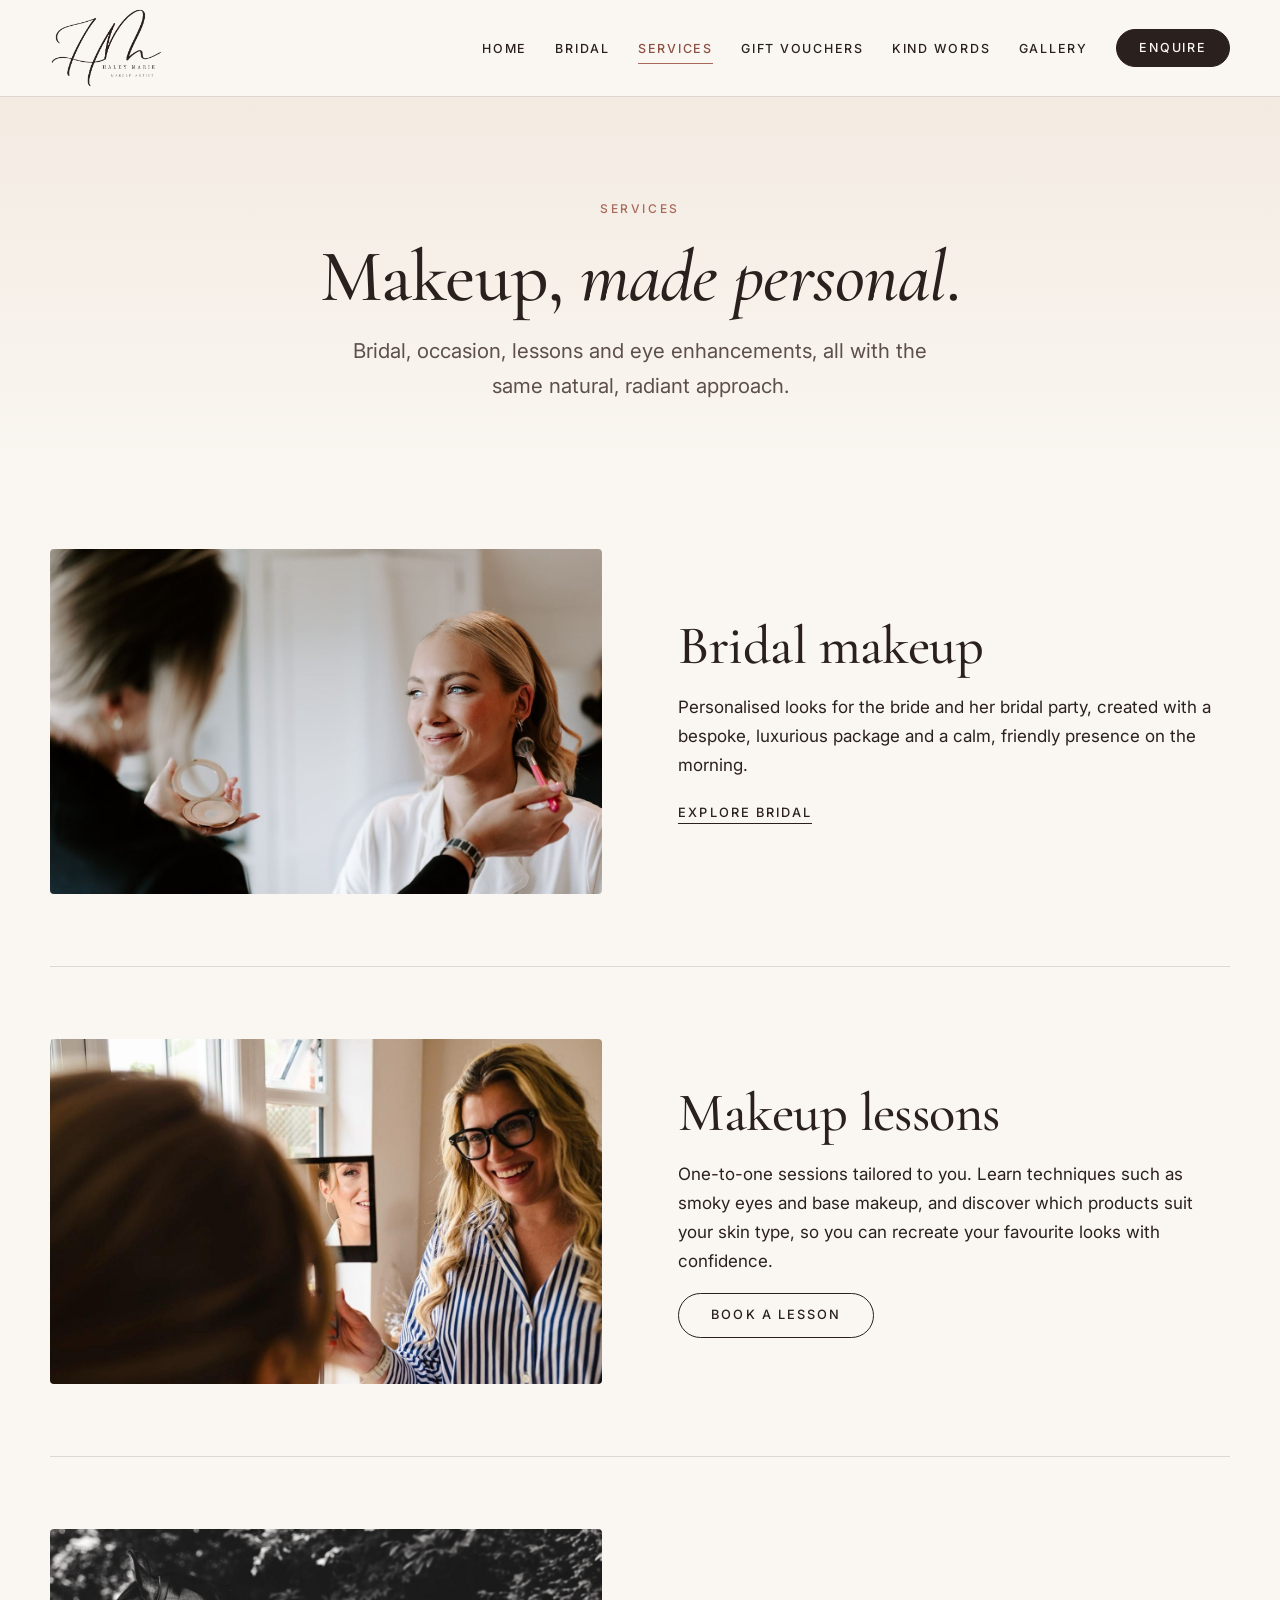
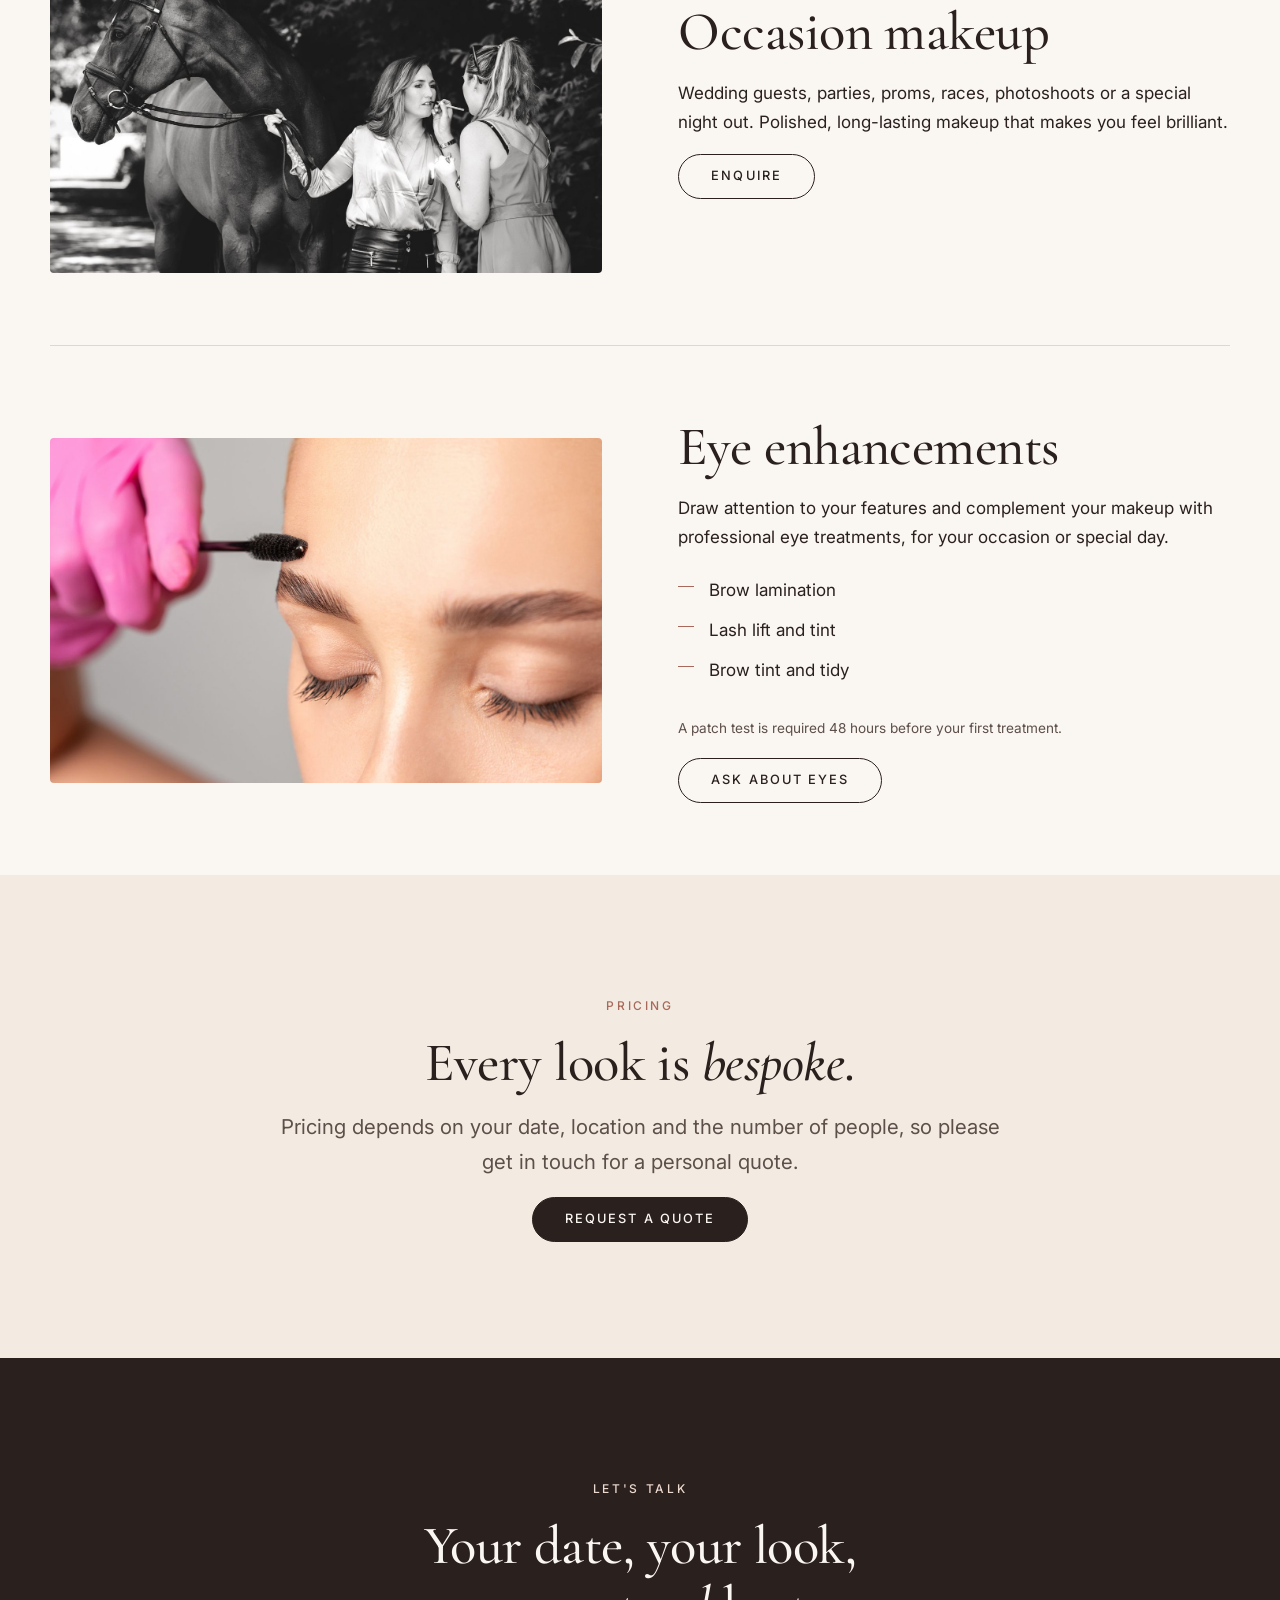
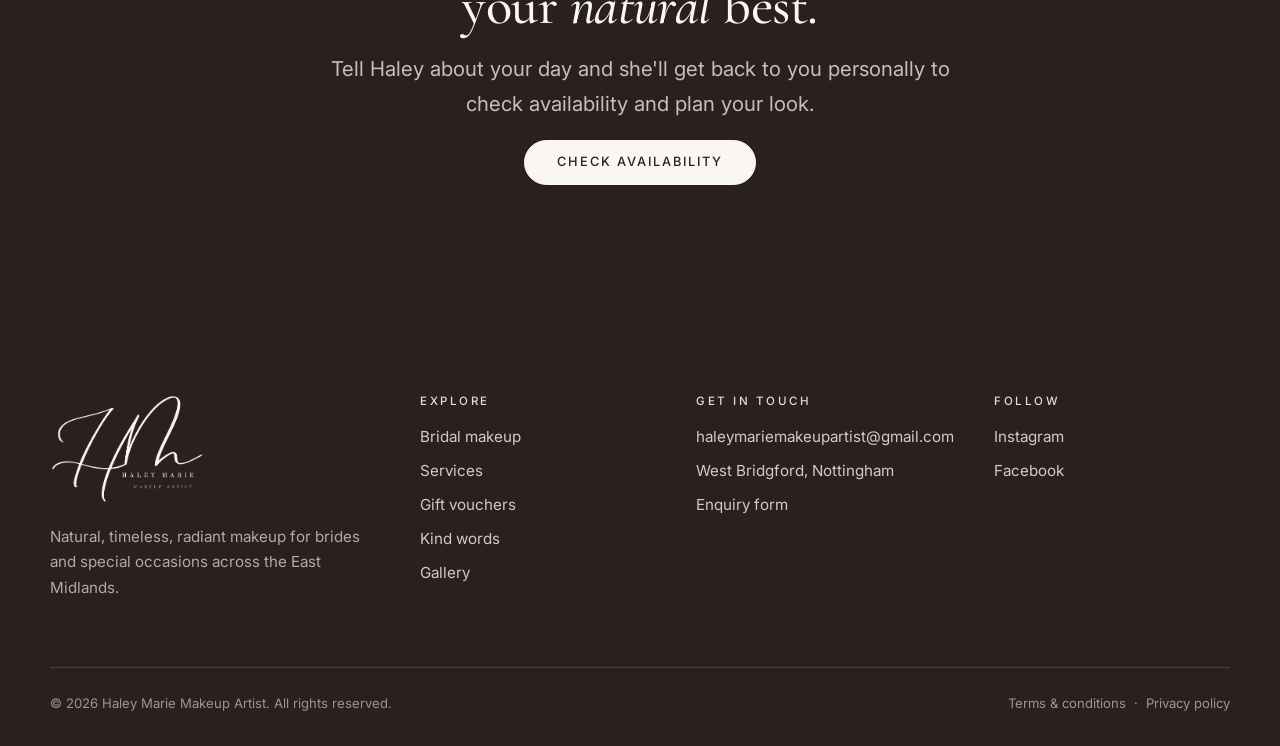
<file: services.html>
<!doctype html>
<html lang="en-GB" class="no-js">
<head>
<meta charset="utf-8">
<meta name="viewport" content="width=device-width, initial-scale=1">
<title>Makeup Services: Bridal, Lessons, Occasion | Haley Marie</title>
<meta name="description" content="Bridal makeup, one-to-one makeup lessons, occasion makeup and eye enhancements across the East Midlands.">
<meta property="og:title" content="Makeup Services: Bridal, Lessons, Occasion | Haley Marie">
<meta property="og:description" content="Bridal makeup, one-to-one makeup lessons, occasion makeup and eye enhancements across the East Midlands.">
<meta property="og:type" content="website">
<meta name="theme-color" content="#faf6f1">
<link rel="icon" href="images/favicon.png" type="image/png">
<link rel="preconnect" href="https://fonts.googleapis.com">
<link rel="preconnect" href="https://fonts.gstatic.com" crossorigin>
<link href="https://fonts.googleapis.com/css2?family=Cormorant+Garamond:ital,wght@0,400;0,500;0,600;1,400;1,500&family=Inter:wght@400;500&display=swap" rel="stylesheet">
<link rel="stylesheet" href="css/styles.css">
<script>document.documentElement.classList.remove('no-js')</script>
</head>
<body>
<a class="skip-link" href="#main">Skip to content</a>
<header class="site-header">
  <div class="container header-inner">
    <a class="logo" href="index.html" aria-label="Haley Marie Makeup Artist — home">
      <img src="images/logo.png" alt="Haley Marie Makeup Artist" width="395" height="280">
    </a>
    <button class="nav-toggle" aria-expanded="false" aria-controls="site-nav" aria-label="Menu"><span></span></button>
    <nav class="nav" id="site-nav" aria-label="Main">
      <ul>
          <li><a href="index.html">Home</a></li>
          <li><a href="bridal.html">Bridal</a></li>
          <li><a href="services.html" aria-current="page">Services</a></li>
          <li><a href="gift-vouchers.html">Gift Vouchers</a></li>
          <li><a href="kind-words.html">Kind Words</a></li>
          <li><a href="gallery.html">Gallery</a></li>
          <li><a class="btn" href="contact.html">Enquire</a></li>
      </ul>
    </nav>
  </div>
</header>
<main id="main">

<section class="page-hero">
  <div class="container narrow reveal">
    <span class="eyebrow">Services</span>
    <h1>Makeup, <em>made personal</em>.</h1>
    <p class="lead">Bridal, occasion, lessons and eye enhancements, all with the same natural, radiant approach.</p>
  </div>
</section>

<div class="container">
  <section class="service-row split reveal" id="bridal">
    <div><div class="photo photo--wide"><img src="images/haley-powder.jpg" alt="Haley applying powder to a bride in a white robe" width="1400" height="933" loading="lazy" decoding="async"></div></div>
    <div>
      <h2>Bridal makeup</h2>
      <p>Personalised looks for the bride and her bridal party, created with a bespoke, luxurious package and a calm, friendly presence on the morning.</p>
      <a class="link-arrow" href="bridal.html">Explore bridal</a>
    </div>
  </section>

  <section class="service-row split split--reverse reveal" id="lessons">
    <div>
      <h2>Makeup lessons</h2>
      <p>One-to-one sessions tailored to you. Learn techniques such as smoky eyes and base makeup, and discover which products suit your skin type, so you can recreate your favourite looks with confidence.</p>
      <a class="btn btn--ghost" href="contact.html">Book a lesson</a>
    </div>
    <div><div class="photo photo--wide"><img src="images/haley-mirror.jpg" alt="Haley laughing as she checks a client's makeup in a mirror" width="1284" height="848" loading="lazy" decoding="async"></div></div>
  </section>

  <section class="service-row split reveal" id="occasion">
    <div><div class="photo photo--wide"><img src="images/horse-touch-up.jpg" alt="Makeup touch-up beside a horse, in black and white" width="1400" height="933" loading="lazy" decoding="async"></div></div>
    <div>
      <h2>Occasion makeup</h2>
      <p>Wedding guests, parties, proms, races, photoshoots or a special night out. Polished, long-lasting makeup that makes you feel brilliant.</p>
      <a class="btn btn--ghost" href="contact.html">Enquire</a>
    </div>
  </section>

  <section class="service-row split split--reverse reveal" id="eyes">
    <div>
      <h2>Eye enhancements</h2>
      <p>Draw attention to your features and complement your makeup with professional eye treatments, for your occasion or special day.</p>
      <ul class="ticks">
        <li>Brow lamination</li>
        <li>Lash lift and tint</li>
        <li>Brow tint and tidy</li>
      </ul>
      <p class="form-note">A patch test is required 48 hours before your first treatment.</p>
      <a class="btn btn--ghost" href="contact.html">Ask about eyes</a>
    </div>
    <div><div class="photo photo--wide"><img src="images/brow-lamination.jpg" alt="Brow lamination treatment being applied" width="1400" height="933" loading="lazy" decoding="async"></div></div>
  </section>
</div>

<section class="section section--cream">
  <div class="container center reveal">
    <span class="eyebrow">Pricing</span>
    <h2>Every look is <em>bespoke</em>.</h2>
    <p class="lead" style="max-width:56ch;margin-inline:auto">Pricing depends on your date, location and the number of people, so please get in touch for a personal quote.</p>
    <a class="btn" href="contact.html">Request a quote</a>
  </div>
</section>

<section class="section section--dark cta">
  <div class="container reveal">
    <span class="eyebrow">Let's talk</span>
    <h2>Your date, your look, your <em>natural</em> best.</h2>
    <p class="lead">Tell Haley about your day and she'll get back to you personally to check availability and plan your look.</p>
    <p><a class="btn btn--light" href="contact.html">Check availability</a></p>
  </div>
</section>

</main>
<footer class="site-footer">
  <div class="container">
    <div class="footer-grid">
      <div class="footer-brand">
        <a class="logo" href="index.html" aria-label="Haley Marie Makeup Artist — home"><img src="images/logo-light.png" alt="Haley Marie Makeup Artist" width="395" height="280" loading="lazy"></a>
        <p>Natural, timeless, radiant makeup for brides and special occasions across the East Midlands.</p>
      </div>
      <div>
        <h4>Explore</h4>
        <ul>
          <li><a href="bridal.html">Bridal makeup</a></li>
          <li><a href="services.html">Services</a></li>
          <li><a href="gift-vouchers.html">Gift vouchers</a></li>
          <li><a href="kind-words.html">Kind words</a></li>
          <li><a href="gallery.html">Gallery</a></li>
        </ul>
      </div>
      <div>
        <h4>Get in touch</h4>
        <ul>
          <li><a href="mailto:haleymariemakeupartist@gmail.com">haleymariemakeupartist@gmail.com</a></li>
          <li>West Bridgford, Nottingham</li>
          <li><a href="contact.html">Enquiry form</a></li>
        </ul>
      </div>
      <div>
        <h4>Follow</h4>
        <ul>
          <li><a href="https://www.instagram.com/haleymarie_mua" rel="noopener" target="_blank">Instagram</a></li>
          <li><a href="https://www.facebook.com/haleymariemua" rel="noopener" target="_blank">Facebook</a></li>
        </ul>
      </div>
    </div>
    <div class="footer-bottom">
      <span>&copy; 2026 Haley Marie Makeup Artist. All rights reserved.</span>
      <span><a href="terms.html">Terms &amp; conditions</a> &nbsp;·&nbsp; <a href="privacy.html">Privacy policy</a></span>
    </div>
  </div>
</footer>
<script src="js/main.js"></script>
</body>
</html>
</file>
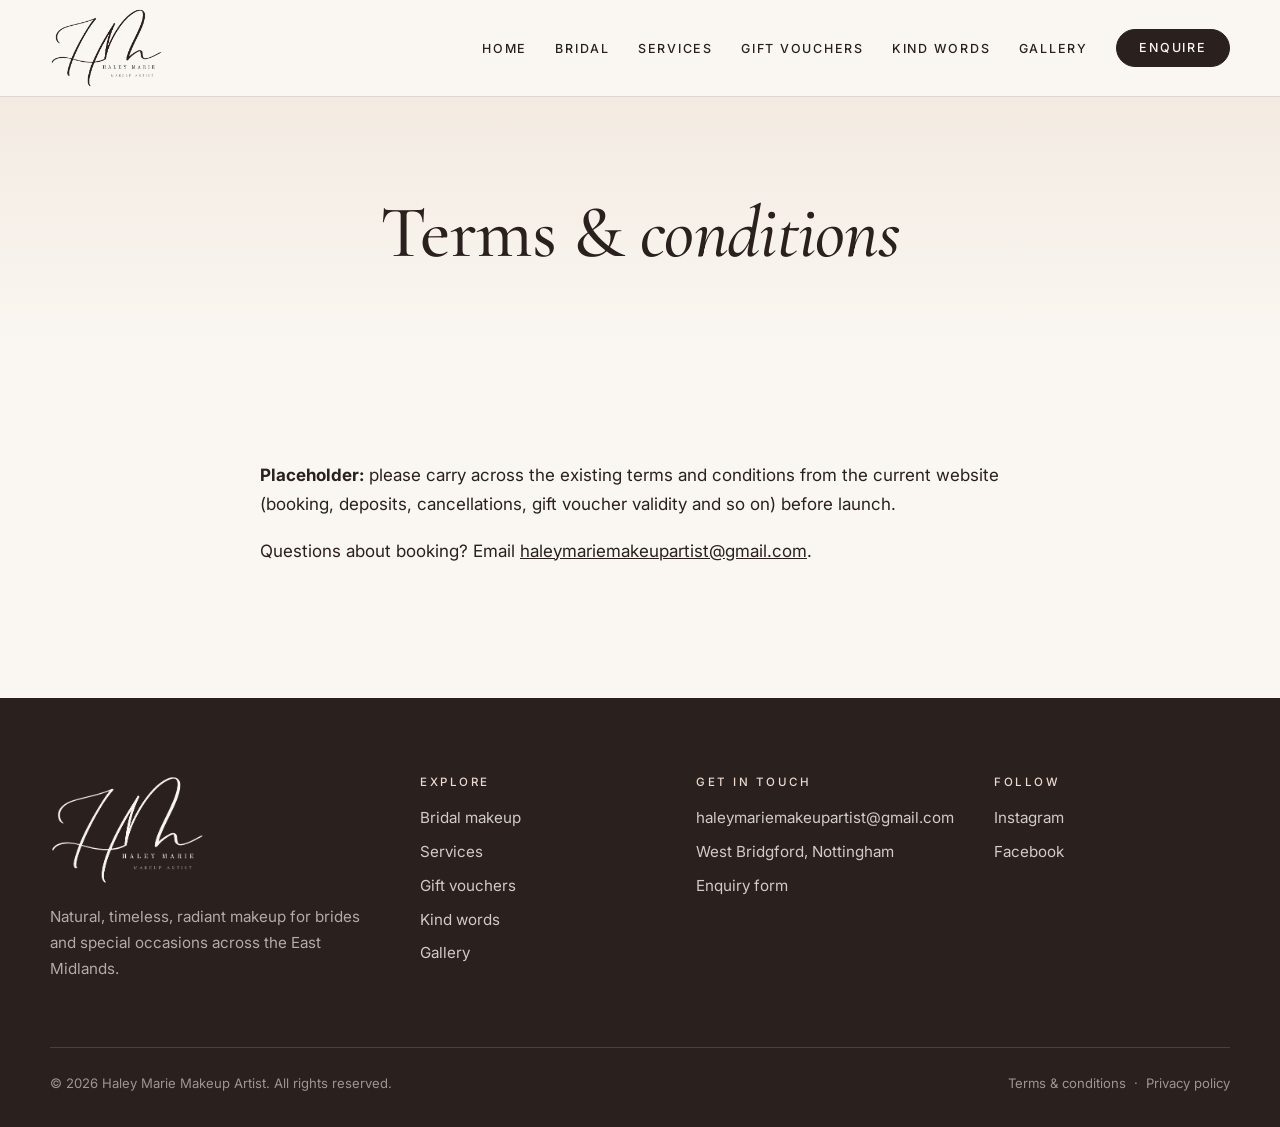
<file: terms.html>
<!doctype html>
<html lang="en-GB" class="no-js">
<head>
<meta charset="utf-8">
<meta name="viewport" content="width=device-width, initial-scale=1">
<title>Terms & Conditions | Haley Marie Makeup Artist</title>
<meta name="description" content="Terms and conditions.">
<meta property="og:title" content="Terms & Conditions | Haley Marie Makeup Artist">
<meta property="og:description" content="Terms and conditions.">
<meta property="og:type" content="website">
<meta name="theme-color" content="#faf6f1">
<link rel="icon" href="images/favicon.png" type="image/png">
<link rel="preconnect" href="https://fonts.googleapis.com">
<link rel="preconnect" href="https://fonts.gstatic.com" crossorigin>
<link href="https://fonts.googleapis.com/css2?family=Cormorant+Garamond:ital,wght@0,400;0,500;0,600;1,400;1,500&family=Inter:wght@400;500&display=swap" rel="stylesheet">
<link rel="stylesheet" href="css/styles.css">
<script>document.documentElement.classList.remove('no-js')</script>
</head>
<body>
<a class="skip-link" href="#main">Skip to content</a>
<header class="site-header">
  <div class="container header-inner">
    <a class="logo" href="index.html" aria-label="Haley Marie Makeup Artist — home">
      <img src="images/logo.png" alt="Haley Marie Makeup Artist" width="395" height="280">
    </a>
    <button class="nav-toggle" aria-expanded="false" aria-controls="site-nav" aria-label="Menu"><span></span></button>
    <nav class="nav" id="site-nav" aria-label="Main">
      <ul>
          <li><a href="index.html">Home</a></li>
          <li><a href="bridal.html">Bridal</a></li>
          <li><a href="services.html">Services</a></li>
          <li><a href="gift-vouchers.html">Gift Vouchers</a></li>
          <li><a href="kind-words.html">Kind Words</a></li>
          <li><a href="gallery.html">Gallery</a></li>
          <li><a class="btn" href="contact.html">Enquire</a></li>
      </ul>
    </nav>
  </div>
</header>
<main id="main">

<section class="page-hero"><div class="container narrow"><h1>Terms &amp; <em>conditions</em></h1></div></section>
<section class="section"><div class="narrow prose">
  <p><strong>Placeholder:</strong> please carry across the existing terms and conditions from the current website (booking, deposits, cancellations, gift voucher validity and so on) before launch.</p>
  <p>Questions about booking? Email <a href="mailto:haleymariemakeupartist@gmail.com">haleymariemakeupartist@gmail.com</a>.</p>
</div></section>

</main>
<footer class="site-footer">
  <div class="container">
    <div class="footer-grid">
      <div class="footer-brand">
        <a class="logo" href="index.html" aria-label="Haley Marie Makeup Artist — home"><img src="images/logo-light.png" alt="Haley Marie Makeup Artist" width="395" height="280" loading="lazy"></a>
        <p>Natural, timeless, radiant makeup for brides and special occasions across the East Midlands.</p>
      </div>
      <div>
        <h4>Explore</h4>
        <ul>
          <li><a href="bridal.html">Bridal makeup</a></li>
          <li><a href="services.html">Services</a></li>
          <li><a href="gift-vouchers.html">Gift vouchers</a></li>
          <li><a href="kind-words.html">Kind words</a></li>
          <li><a href="gallery.html">Gallery</a></li>
        </ul>
      </div>
      <div>
        <h4>Get in touch</h4>
        <ul>
          <li><a href="mailto:haleymariemakeupartist@gmail.com">haleymariemakeupartist@gmail.com</a></li>
          <li>West Bridgford, Nottingham</li>
          <li><a href="contact.html">Enquiry form</a></li>
        </ul>
      </div>
      <div>
        <h4>Follow</h4>
        <ul>
          <li><a href="https://www.instagram.com/haleymarie_mua" rel="noopener" target="_blank">Instagram</a></li>
          <li><a href="https://www.facebook.com/haleymariemua" rel="noopener" target="_blank">Facebook</a></li>
        </ul>
      </div>
    </div>
    <div class="footer-bottom">
      <span>&copy; 2026 Haley Marie Makeup Artist. All rights reserved.</span>
      <span><a href="terms.html">Terms &amp; conditions</a> &nbsp;·&nbsp; <a href="privacy.html">Privacy policy</a></span>
    </div>
  </div>
</footer>
<script src="js/main.js"></script>
</body>
</html>
</file>
<file: css/styles.css>
/* Haley Marie Makeup Artist — modern redesign */

:root {
  --ivory: #faf6f1;
  --cream: #f3ebe2;
  --blush: #ecd9d0;
  --rose: #a9695a;
  --rose-dark: #8c5144;
  --ink: #2a201d;
  --ink-soft: #5d4f4a;
  --gold: #b08d57;
  --line: rgba(42, 32, 29, 0.14);
  --serif: "Cormorant Garamond", "Georgia", serif;
  --sans: "Inter", system-ui, -apple-system, "Segoe UI", sans-serif;
  --radius: 4px;
  --max: 1180px;
  --gutter: clamp(1.25rem, 4vw, 2.5rem);
  --section: clamp(4rem, 9vw, 7.5rem);
}

*, *::before, *::after { box-sizing: border-box; }
html { scroll-behavior: smooth; -webkit-text-size-adjust: 100%; }
body {
  margin: 0;
  background: var(--ivory);
  color: var(--ink);
  font-family: var(--sans);
  font-size: 1.0625rem;
  line-height: 1.7;
  -webkit-font-smoothing: antialiased;
}
img, svg { max-width: 100%; display: block; }
a { color: inherit; }
:focus-visible { outline: 2px solid var(--rose); outline-offset: 3px; }

.skip-link {
  position: absolute; left: 1rem; top: -4rem; z-index: 100;
  background: var(--ink); color: #fff; padding: .6rem 1rem; border-radius: var(--radius);
}
.skip-link:focus { top: 1rem; }

.container { width: min(100% - 2 * var(--gutter), var(--max)); margin-inline: auto; }
.narrow { width: min(100% - 2 * var(--gutter), 760px); margin-inline: auto; }

h1, h2, h3, h4 {
  font-family: var(--serif);
  font-weight: 500;
  line-height: 1.1;
  letter-spacing: -0.01em;
  margin: 0 0 1rem;
}
h1 { font-size: clamp(2.8rem, 7vw, 5.4rem); }
h2 { font-size: clamp(2.1rem, 4.4vw, 3.4rem); }
h3 { font-size: clamp(1.5rem, 2.4vw, 1.9rem); }
p { margin: 0 0 1.1rem; }
em { font-style: italic; }
.lead { font-size: clamp(1.1rem, 1.6vw, 1.3rem); color: var(--ink-soft); }
.eyebrow {
  display: inline-block;
  font-size: .75rem; font-weight: 500;
  letter-spacing: .22em; text-transform: uppercase;
  color: var(--rose); margin-bottom: 1.1rem;
}
.center { text-align: center; }

/* Buttons */
.btn {
  display: inline-flex; align-items: center; justify-content: center; gap: .6rem;
  padding: .95rem 2rem;
  font: 500 .8rem/1 var(--sans);
  letter-spacing: .16em; text-transform: uppercase; text-decoration: none;
  border: 1px solid var(--ink); border-radius: 999px;
  background: var(--ink); color: var(--ivory);
  cursor: pointer; transition: background .25s, color .25s, border-color .25s, transform .25s;
}
.btn:hover { background: var(--rose-dark); border-color: var(--rose-dark); transform: translateY(-1px); }
.btn--ghost { background: transparent; color: var(--ink); }
.btn--ghost:hover { background: var(--ink); color: var(--ivory); border-color: var(--ink); }
.btn--light { background: var(--ivory); color: var(--ink); border-color: var(--ivory); }
.btn--light:hover { background: transparent; color: var(--ivory); border-color: var(--ivory); }
.link-arrow {
  font-size: .8rem; letter-spacing: .16em; text-transform: uppercase; font-weight: 500;
  text-decoration: none; border-bottom: 1px solid currentColor; padding-bottom: .2rem;
}
.link-arrow:hover { color: var(--rose); }

/* Header */
.site-header {
  position: sticky; top: 0; z-index: 50;
  background: color-mix(in srgb, var(--ivory) 92%, transparent);
  backdrop-filter: blur(10px);
  border-bottom: 1px solid var(--line);
}
.header-inner { display: flex; align-items: center; justify-content: space-between; min-height: 96px; gap: 1.5rem; }
.logo { text-decoration: none; line-height: 1; }
.logo__name { display: block; font-family: var(--serif); font-size: 1.7rem; font-weight: 500; letter-spacing: .01em; }
.logo__sub { display: block; font-size: .62rem; letter-spacing: .3em; text-transform: uppercase; color: var(--ink-soft); margin-top: .35rem; }

.nav ul { display: flex; align-items: center; gap: clamp(1rem, 2.2vw, 2.1rem); list-style: none; margin: 0; padding: 0; }
.nav a {
  text-decoration: none; font-size: .78rem; letter-spacing: .14em; text-transform: uppercase; font-weight: 500;
  padding: .4rem 0; border-bottom: 1px solid transparent; transition: border-color .2s, color .2s;
}
.nav a:hover, .nav a[aria-current="page"] { border-color: var(--rose); color: var(--rose-dark); }
.nav .btn { padding: .75rem 1.4rem; color: var(--ivory); border-bottom: 1px solid var(--ink); }
.nav .btn:hover { color: var(--ivory); border-color: var(--rose-dark); }

.nav-toggle { display: none; background: none; border: 0; padding: .6rem; cursor: pointer; color: var(--ink); }
.nav-toggle span, .nav-toggle span::before, .nav-toggle span::after {
  display: block; width: 24px; height: 1.5px; background: currentColor; position: relative; transition: transform .25s, background .25s;
}
.nav-toggle span::before, .nav-toggle span::after { content: ""; position: absolute; left: 0; }
.nav-toggle span::before { top: -7px; }
.nav-toggle span::after { top: 7px; }
.nav-toggle[aria-expanded="true"] span { background: transparent; }
.nav-toggle[aria-expanded="true"] span::before { transform: translateY(7px) rotate(45deg); }
.nav-toggle[aria-expanded="true"] span::after { transform: translateY(-7px) rotate(-45deg); }

@media (max-width: 940px) {
  .nav-toggle { display: block; }
  .nav {
    position: absolute; inset: 100% 0 auto 0;
    background: var(--ivory); border-bottom: 1px solid var(--line);
    padding: 1rem var(--gutter) 2rem;
    display: none;
  }
  .nav.is-open { display: block; }
  .nav ul { flex-direction: column; align-items: flex-start; gap: .4rem; }
  .nav li { width: 100%; }
  .nav a { display: block; padding: .8rem 0; font-size: .85rem; }
  .nav .btn { display: inline-flex; margin-top: .8rem; }
}

/* Photo placeholders — swap for real images (see README) */
.photo {
  position: relative; overflow: hidden; border-radius: var(--radius);
  background: linear-gradient(135deg, var(--blush), var(--cream) 55%, #e2c9bb);
  aspect-ratio: 4 / 5;
}
.photo img { width: 100%; height: 100%; object-fit: cover; }
.photo--wide { aspect-ratio: 16 / 10; }
.photo--square { aspect-ratio: 1; }
.photo--tall { aspect-ratio: 3 / 4; }
.photo--b { background: linear-gradient(160deg, #e9d3c8, #f6ede4 50%, #d9b9aa); }
.photo--c { background: linear-gradient(120deg, #f1e4da, #e4cbbf 60%, #cfa998); }
.photo--d { background: linear-gradient(200deg, #d9b9aa, #f3e8de 55%, #ecd9d0); }
.photo:not(:has(img))::after {
  content: attr(data-label);
  position: absolute; inset: auto 1rem 1rem 1rem;
  font: italic 1rem var(--serif); color: rgba(42, 32, 29, .55);
}

/* Hero */
.hero { padding-block: clamp(2.5rem, 6vw, 5rem) var(--section); }
.hero__grid { display: grid; grid-template-columns: 1.05fr .95fr; gap: clamp(2rem, 6vw, 5rem); align-items: center; }
.hero h1 em { color: var(--rose); }
.hero__actions { display: flex; flex-wrap: wrap; gap: 1rem; margin-top: 2rem; }
.hero__meta { margin-top: 2.5rem; padding-top: 1.5rem; border-top: 1px solid var(--line); display: flex; flex-wrap: wrap; gap: 1rem 2.5rem; font-size: .9rem; color: var(--ink-soft); }
.hero__meta strong { display: block; font-family: var(--serif); font-size: 1.5rem; font-weight: 500; color: var(--ink); line-height: 1.2; }
.hero__visual { position: relative; }
.hero__visual .photo { aspect-ratio: 4 / 5; border-radius: 200px 200px var(--radius) var(--radius); }
.hero__badge {
  position: absolute; left: -1.5rem; bottom: 2.5rem;
  background: var(--ivory); border: 1px solid var(--line); border-radius: var(--radius);
  padding: 1rem 1.3rem; box-shadow: 0 18px 40px -22px rgba(42, 32, 29, .5);
  font-family: var(--serif); font-size: 1.15rem; line-height: 1.25;
}
.hero__badge small { display: block; font: 500 .65rem var(--sans); letter-spacing: .2em; text-transform: uppercase; color: var(--rose); margin-bottom: .3rem; }
@media (max-width: 860px) {
  .hero__grid { grid-template-columns: 1fr; }
  .hero__visual { order: -1; max-width: 460px; }
  .hero__badge { left: .75rem; }
}

/* Press strip */
.press { border-block: 1px solid var(--line); padding-block: clamp(2rem, 4vw, 3rem); background: var(--cream); }
.press__label { text-align: center; font-size: .72rem; letter-spacing: .24em; text-transform: uppercase; color: var(--ink-soft); margin-bottom: 1.6rem; }
.press__list { list-style: none; margin: 0 auto; padding: 0; display: grid; grid-template-columns: repeat(3, 1fr); gap: 1.25rem; max-width: 360px; justify-items: center; }
.press__list a { display: block; border-radius: 50%; transition: transform .25s, box-shadow .25s; }
.press__list a:hover { transform: translateY(-3px); box-shadow: 0 14px 24px -14px rgba(42, 32, 29, .55); }
.press__list img { display: block; width: 100%; max-width: 100px; height: auto; border-radius: 50%; }
@media (min-width: 760px) {
  .press__list { grid-template-columns: repeat(9, 1fr); gap: clamp(.75rem, 2vw, 1.5rem); max-width: 1100px; }
}

/* Sections */
.section { padding-block: var(--section); }
.section--cream { background: var(--cream); }
.section--dark { background: var(--ink); color: var(--ivory); }
.section--dark .eyebrow { color: var(--blush); }
.section--dark .lead { color: rgba(250, 246, 241, .75); }
.section-head { max-width: 640px; margin-bottom: clamp(2rem, 5vw, 3.5rem); }
.section-head.center { margin-inline: auto; }

.split { display: grid; grid-template-columns: 1fr 1fr; gap: clamp(2rem, 6vw, 5.5rem); align-items: center; }
.split--reverse > :first-child { order: 2; }
@media (max-width: 820px) { .split { grid-template-columns: 1fr; } .split--reverse > :first-child { order: 0; } }

/* Services cards */
.cards { display: grid; grid-template-columns: repeat(4, 1fr); gap: 1.5rem; }
.card { display: flex; flex-direction: column; text-decoration: none; }
.card .photo { margin-bottom: 1.2rem; transition: transform .5s; }
.card:hover .photo { transform: scale(1.015); }
.card h3 { margin-bottom: .5rem; }
.card p { color: var(--ink-soft); font-size: .98rem; flex: 1; }
.card .link-arrow { align-self: flex-start; }
@media (max-width: 1000px) { .cards { grid-template-columns: repeat(2, 1fr); } }
@media (max-width: 560px) { .cards { grid-template-columns: 1fr; } }

/* Ticks */
.ticks { list-style: none; padding: 0; margin: 1.5rem 0 2rem; }
.ticks li { position: relative; padding-left: 1.9rem; margin-bottom: .7rem; }
.ticks li::before {
  content: ""; position: absolute; left: 0; top: .6em; width: 1rem; height: 1px; background: var(--rose);
}

/* Process */
.steps { display: grid; grid-template-columns: repeat(4, 1fr); gap: 2rem; counter-reset: step; }
.step { counter-increment: step; border-top: 1px solid rgba(250, 246, 241, .25); padding-top: 1.4rem; }
.step::before { content: "0" counter(step); display: block; font-family: var(--serif); font-size: 2.2rem; color: var(--blush); margin-bottom: .6rem; }
.step h3 { font-size: 1.5rem; }
.step p { color: rgba(250, 246, 241, .72); font-size: .98rem; }
@media (max-width: 960px) { .steps { grid-template-columns: repeat(2, 1fr); } }
@media (max-width: 560px) { .steps { grid-template-columns: 1fr; } }

/* Quote */
.quote { text-align: center; max-width: 820px; margin-inline: auto; }
.quote blockquote { margin: 0; font-family: var(--serif); font-size: clamp(1.7rem, 3.6vw, 2.6rem); line-height: 1.3; font-style: italic; }
.quote cite { display: block; margin-top: 1.5rem; font: 500 .78rem var(--sans); letter-spacing: .2em; text-transform: uppercase; font-style: normal; color: var(--rose); }
.stars { color: var(--gold); letter-spacing: .3em; margin-bottom: 1.2rem; font-size: 1.1rem; }

.testimonials { display: grid; grid-template-columns: repeat(auto-fit, minmax(300px, 1fr)); gap: 1.5rem; }
.testimonial { background: var(--ivory); border: 1px solid var(--line); padding: 2rem; border-radius: var(--radius); }
.testimonial blockquote { margin: 0 0 1.2rem; font-family: var(--serif); font-size: 1.45rem; line-height: 1.4; }
.testimonial cite { font: 500 .75rem var(--sans); letter-spacing: .18em; text-transform: uppercase; font-style: normal; color: var(--rose); }

/* Gallery */
.gallery { columns: 3; column-gap: 1rem; }
.gallery .photo { margin-bottom: 1rem; break-inside: avoid; }
@media (max-width: 800px) { .gallery { columns: 2; } }
@media (max-width: 480px) { .gallery { columns: 1; } }
.gallery-teaser { display: grid; grid-template-columns: repeat(4, 1fr); gap: 1rem; }
@media (max-width: 700px) { .gallery-teaser { grid-template-columns: repeat(2, 1fr); } }

/* Areas */
.areas { display: flex; flex-wrap: wrap; gap: .6rem; list-style: none; padding: 0; margin: 1.5rem 0; }
.areas li { border: 1px solid var(--line); border-radius: 999px; padding: .4rem 1.1rem; font-size: .92rem; background: var(--ivory); }

/* Page hero */
.page-hero { padding-block: clamp(3rem, 8vw, 6rem) clamp(2rem, 5vw, 3.5rem); text-align: center; background: linear-gradient(var(--cream), var(--ivory)); }
.page-hero h1 { font-size: clamp(2.6rem, 6vw, 4.6rem); }
.page-hero .lead { max-width: 620px; margin-inline: auto; }

/* Service rows */
.service-row { padding-block: clamp(2.5rem, 6vw, 4.5rem); border-top: 1px solid var(--line); }
.service-row:first-of-type { border-top: 0; }

/* FAQ */
.faq details { border-bottom: 1px solid var(--line); }
.faq summary {
  cursor: pointer; list-style: none; padding: 1.4rem 2.5rem 1.4rem 0; position: relative;
  font-family: var(--serif); font-size: 1.45rem; line-height: 1.25;
}
.faq summary::-webkit-details-marker { display: none; }
.faq summary::after { content: "+"; position: absolute; right: 0; top: 1.1rem; font: 300 1.8rem var(--sans); color: var(--rose); transition: transform .25s; }
.faq details[open] summary::after { transform: rotate(45deg); }
.faq details p { color: var(--ink-soft); padding-bottom: 1.4rem; margin: 0; max-width: 62ch; }

/* Voucher */
.voucher {
  background: var(--ink); color: var(--ivory); padding: clamp(2rem, 5vw, 3.5rem); border-radius: var(--radius);
  position: relative; overflow: hidden; text-align: center;
}
.voucher::before { content: ""; position: absolute; inset: .8rem; border: 1px solid rgba(250, 246, 241, .3); border-radius: 2px; pointer-events: none; }
.voucher h3 { font-size: clamp(2rem, 4vw, 3rem); }
.voucher p { color: rgba(250, 246, 241, .75); max-width: 44ch; margin-inline: auto; }

/* Forms */
.form { display: grid; gap: 1.2rem; }
.form .row { display: grid; grid-template-columns: 1fr 1fr; gap: 1.2rem; }
@media (max-width: 600px) { .form .row { grid-template-columns: 1fr; } }
label { display: block; font-size: .72rem; letter-spacing: .18em; text-transform: uppercase; font-weight: 500; margin-bottom: .45rem; }
input, select, textarea {
  width: 100%; font: inherit; color: var(--ink);
  padding: .9rem 1rem; background: #fff; border: 1px solid var(--line); border-radius: var(--radius);
}
input:focus, select:focus, textarea:focus { border-color: var(--rose); outline: none; box-shadow: 0 0 0 3px rgba(169, 105, 90, .18); }
textarea { min-height: 150px; resize: vertical; }
.form-note { font-size: .85rem; color: var(--ink-soft); }
.hp { position: absolute; left: -9999px; }

.contact-grid { display: grid; grid-template-columns: .8fr 1.2fr; gap: clamp(2rem, 6vw, 5rem); }
@media (max-width: 820px) { .contact-grid { grid-template-columns: 1fr; } }
.contact-list { list-style: none; padding: 0; margin: 1.5rem 0; }
.contact-list li { padding-block: 1rem; border-top: 1px solid var(--line); }
.contact-list li:last-child { border-bottom: 1px solid var(--line); }
.contact-list small { display: block; font-size: .7rem; letter-spacing: .2em; text-transform: uppercase; color: var(--rose); margin-bottom: .2rem; }

/* CTA band */
.cta { text-align: center; }
.cta h2 { max-width: 20ch; text-wrap: balance; margin-inline: auto; }
.cta .lead { max-width: 52ch; margin-inline: auto; }

/* Newsletter */
.newsletter { display: flex; gap: .8rem; max-width: 520px; margin: 1.5rem auto 0; }
.newsletter input { flex: 1; border-radius: 999px; padding-inline: 1.4rem; }
@media (max-width: 520px) { .newsletter { flex-direction: column; } }

/* Prose (legal) */
.prose h2 { font-size: 1.9rem; margin-top: 2.5rem; }
.prose ul { padding-left: 1.2rem; }
.prose li { margin-bottom: .4rem; }

/* Footer */
.site-footer { background: var(--ink); color: rgba(250, 246, 241, .8); padding-block: clamp(3rem, 6vw, 5rem) 2rem; font-size: .95rem; }
.footer-grid { display: grid; grid-template-columns: 1.4fr 1fr 1fr 1fr; gap: 2.5rem; }
@media (max-width: 860px) { .footer-grid { grid-template-columns: 1fr 1fr; } }
@media (max-width: 520px) { .footer-grid { grid-template-columns: 1fr; } }
.site-footer h4 { font: 500 .72rem var(--sans); letter-spacing: .22em; text-transform: uppercase; color: var(--blush); margin-bottom: 1rem; }
.site-footer ul { list-style: none; margin: 0; padding: 0; }
.site-footer li { margin-bottom: .5rem; }
.site-footer a { text-decoration: none; }
.site-footer a:hover { color: var(--blush); }
.footer-brand .logo__name { color: var(--ivory); }
.footer-brand .logo__sub { color: rgba(250, 246, 241, .6); }
.footer-brand p { margin-top: 1.2rem; max-width: 34ch; color: rgba(250, 246, 241, .65); }
.footer-bottom { margin-top: 3rem; padding-top: 1.5rem; border-top: 1px solid rgba(250, 246, 241, .15); display: flex; flex-wrap: wrap; justify-content: space-between; gap: .8rem; font-size: .82rem; color: rgba(250, 246, 241, .55); }

/* Reveal */
.reveal { opacity: 0; transform: translateY(18px); transition: opacity .8s ease, transform .8s ease; }
.reveal.is-visible { opacity: 1; transform: none; }
@media (prefers-reduced-motion: reduce) {
  html { scroll-behavior: auto; }
  .reveal { opacity: 1; transform: none; transition: none; }
  * { transition-duration: .01ms !important; }
}
.no-js .reveal { opacity: 1; transform: none; }

/* Real photography */
.photo img { display: block; }
.gallery .photo { aspect-ratio: auto; background: var(--cream); }
.gallery .photo img { height: auto; }
.hero__visual .photo img { object-position: 50% 30%; }

/* Logo image */
.logo img { height: 80px; width: auto; }
.footer-brand .logo img { height: 110px; }
@media (max-width: 940px) { .logo img { height: 64px; } .header-inner { min-height: 80px; } }
</file>
